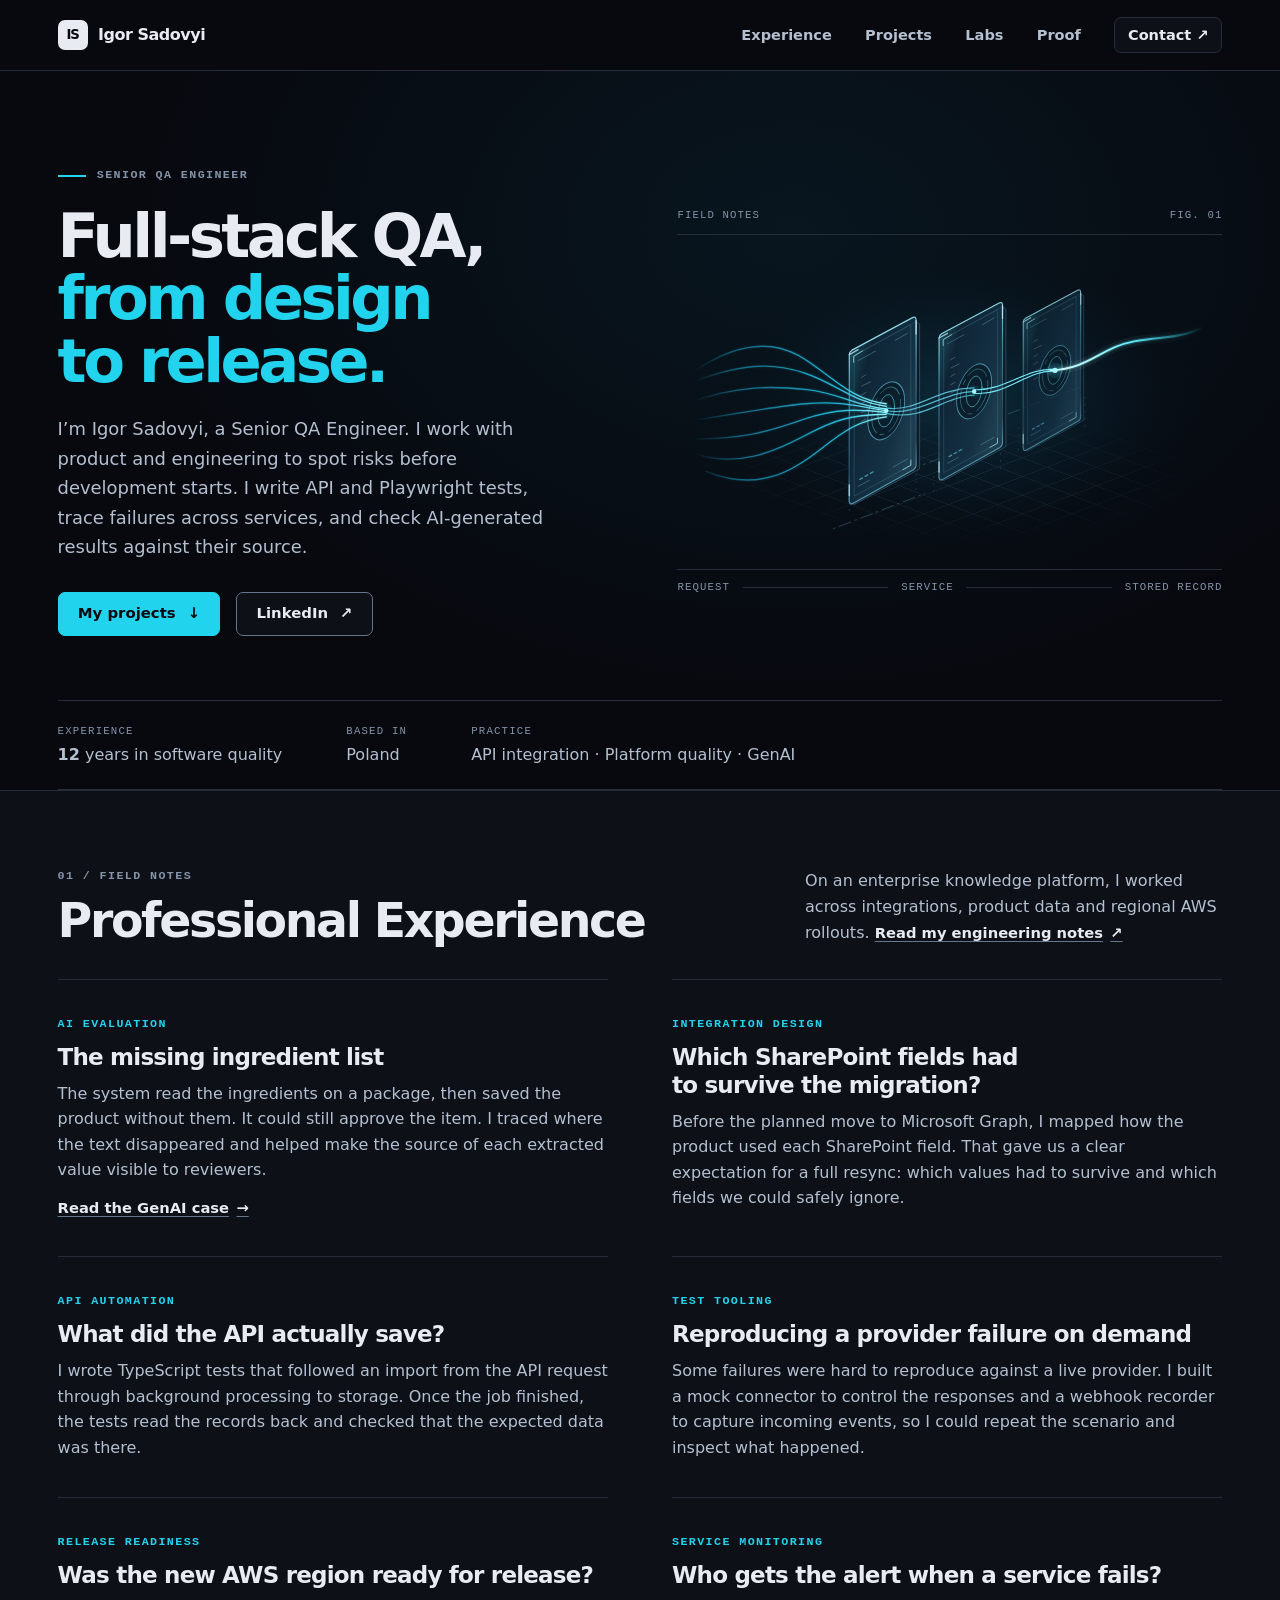
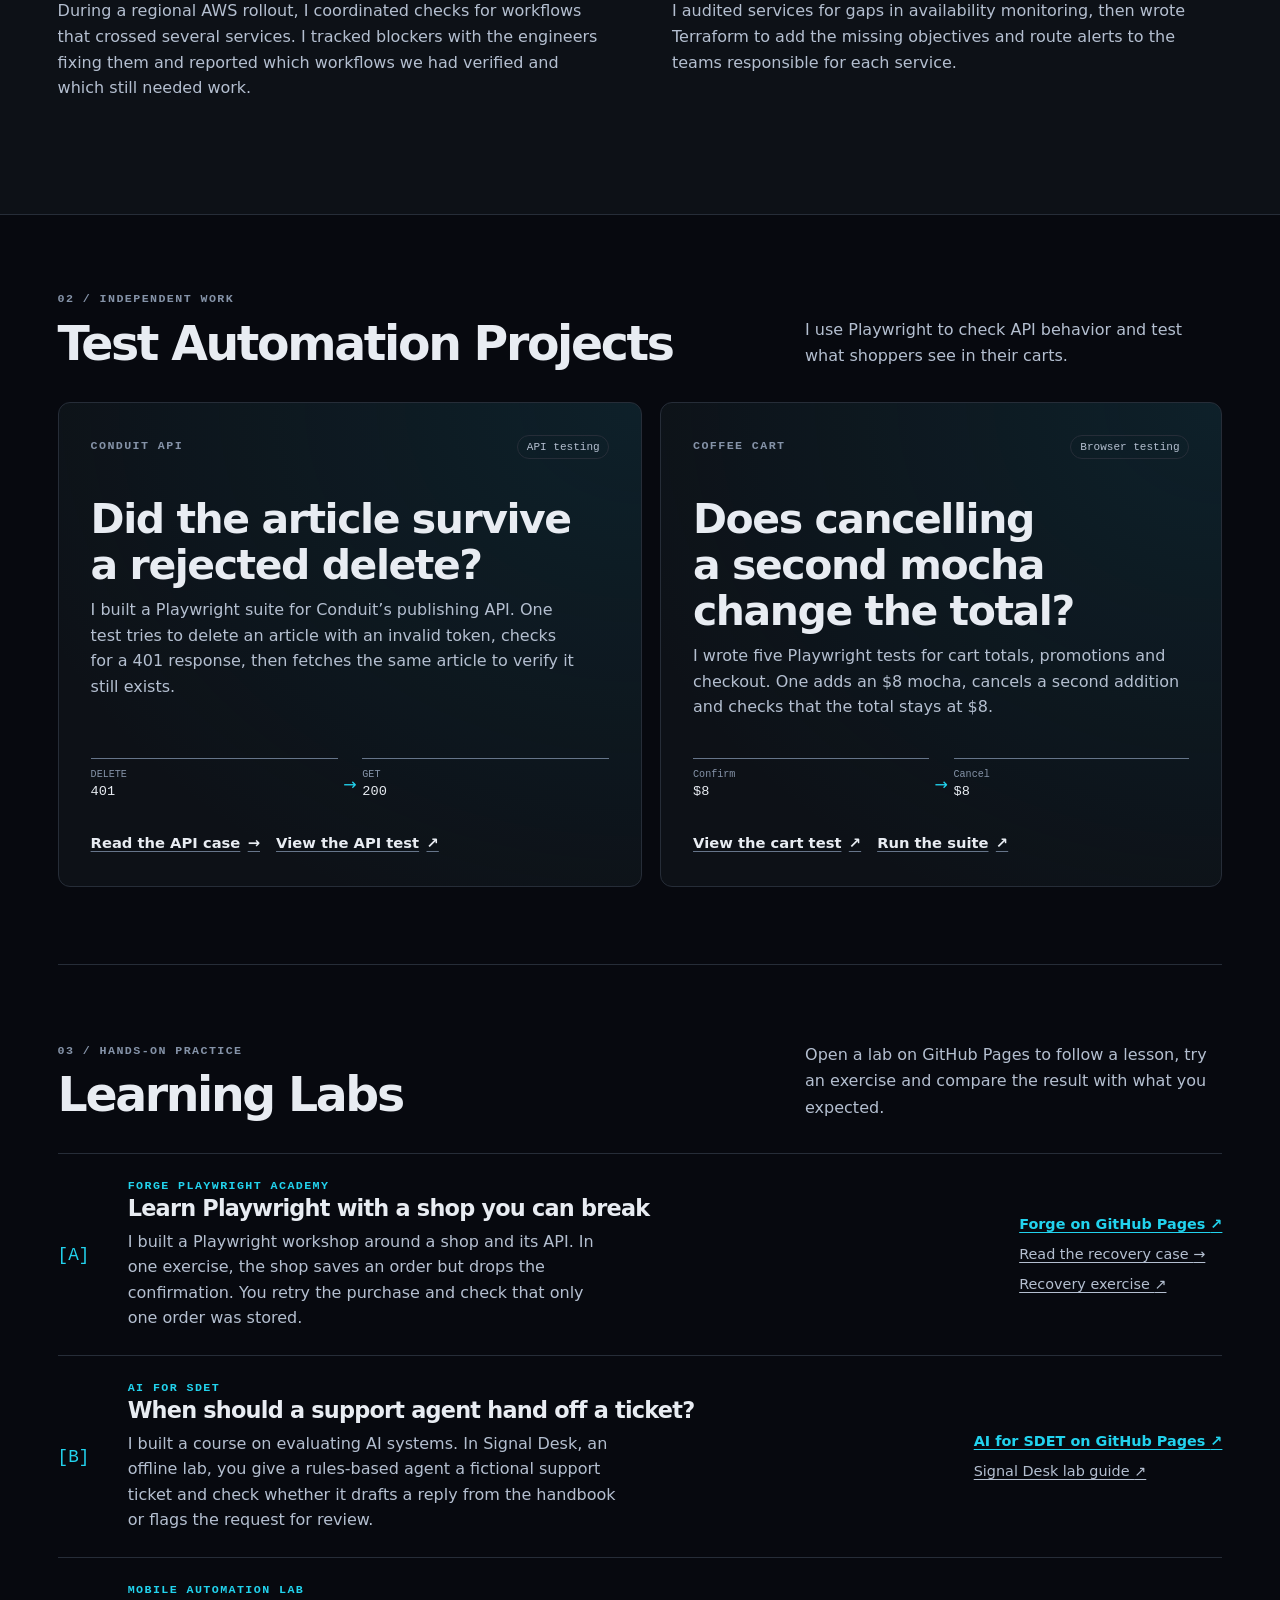
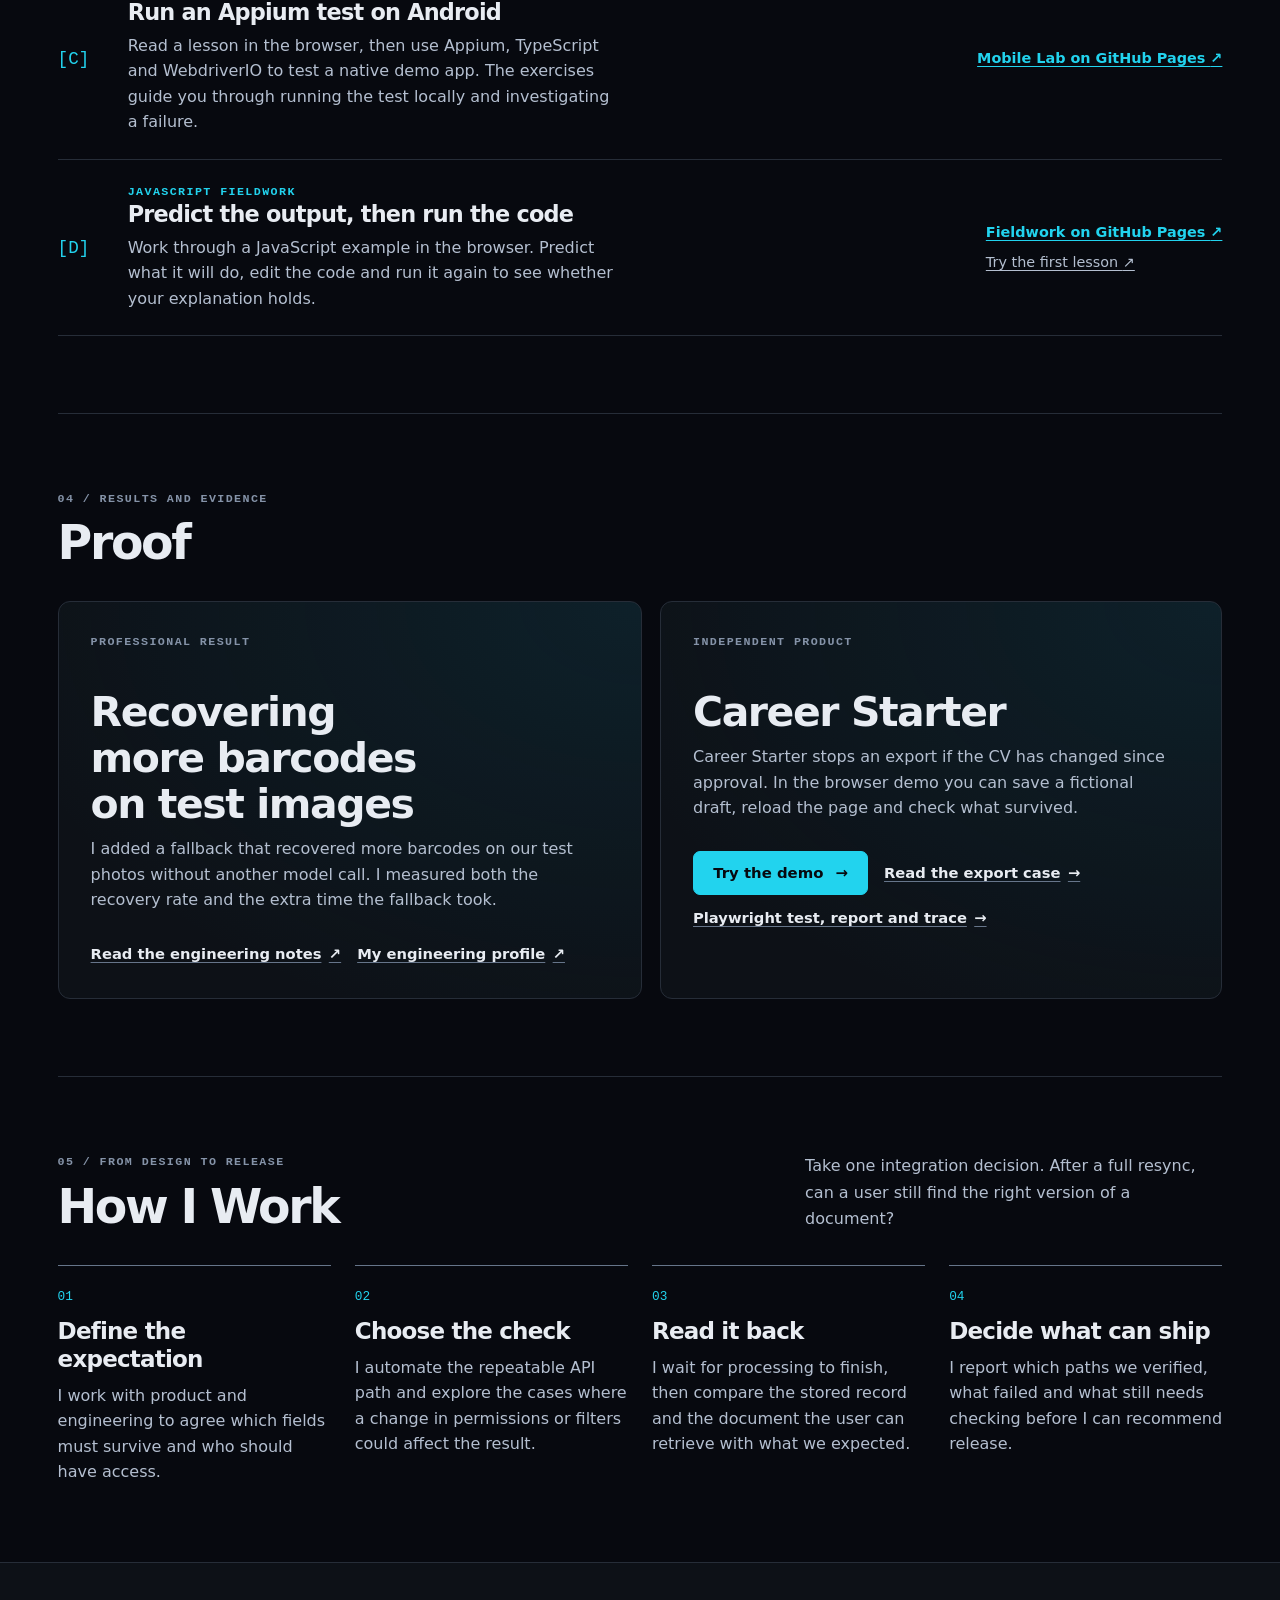
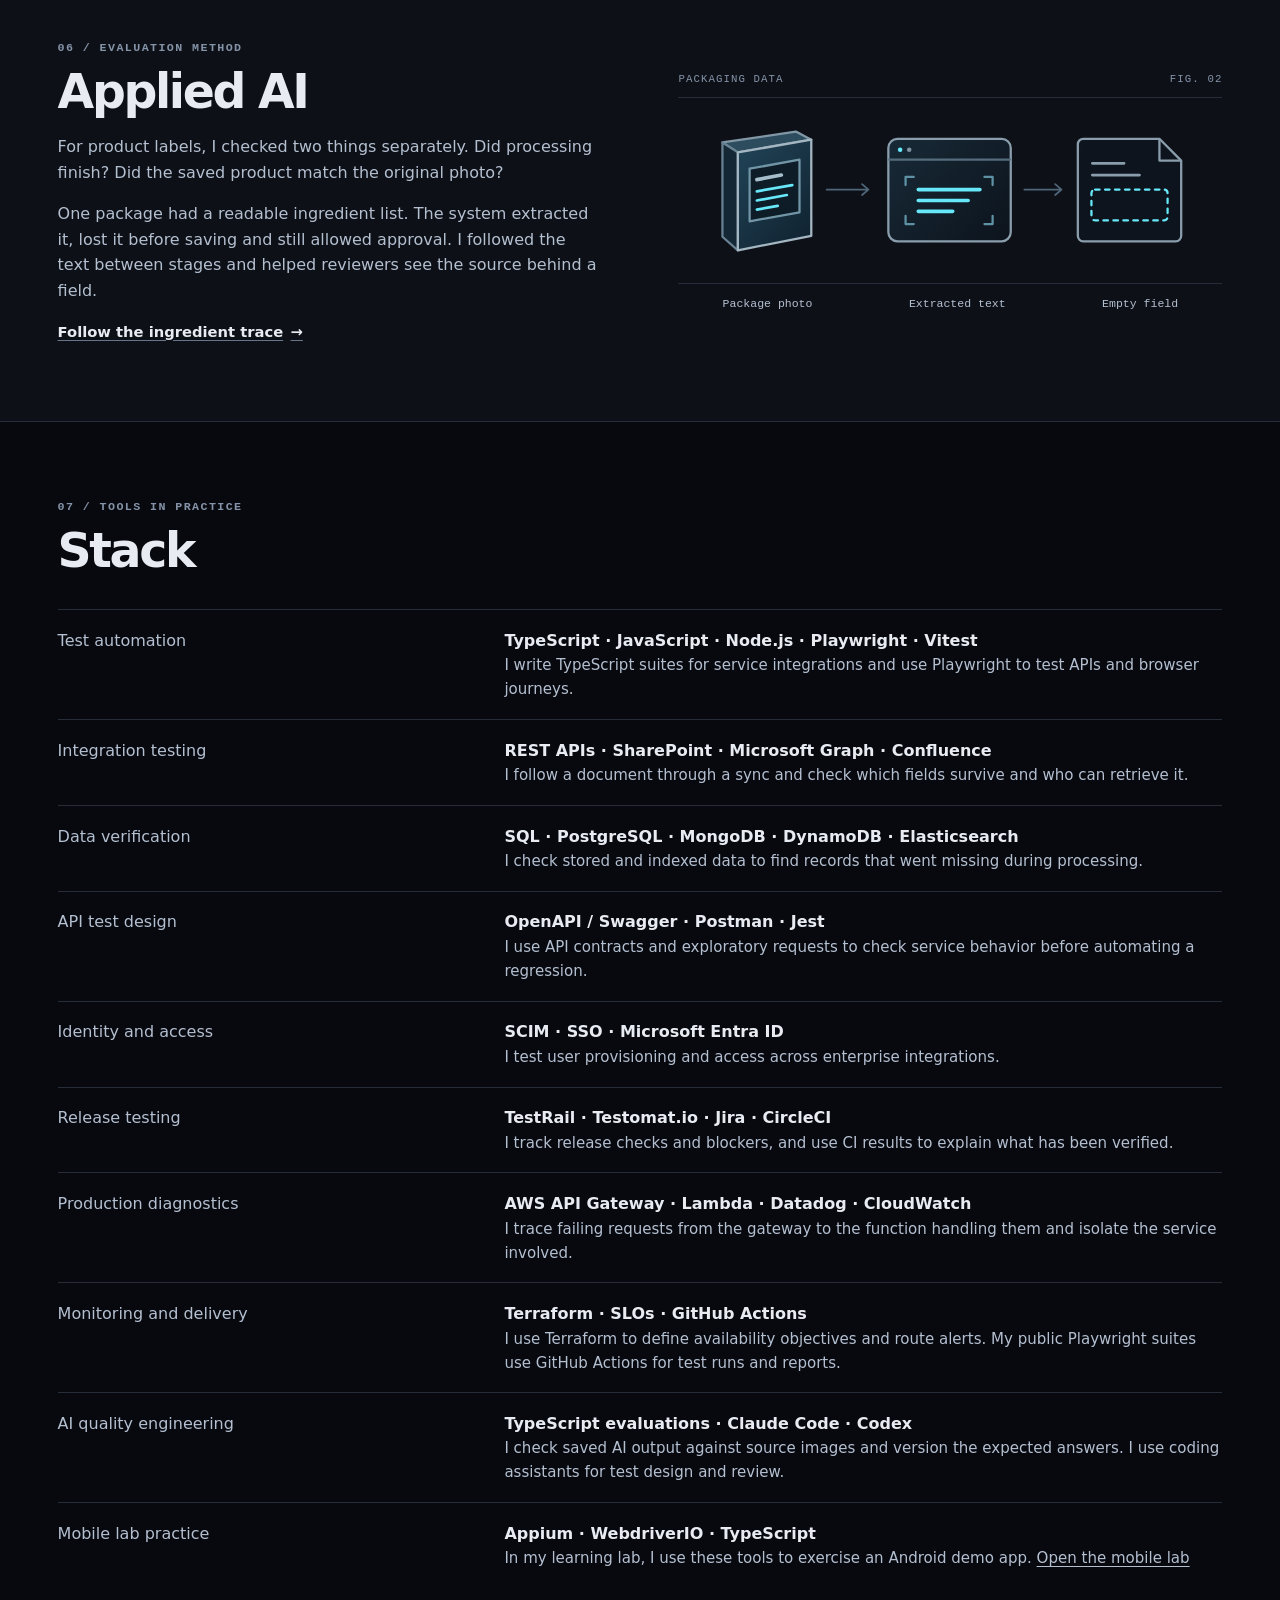
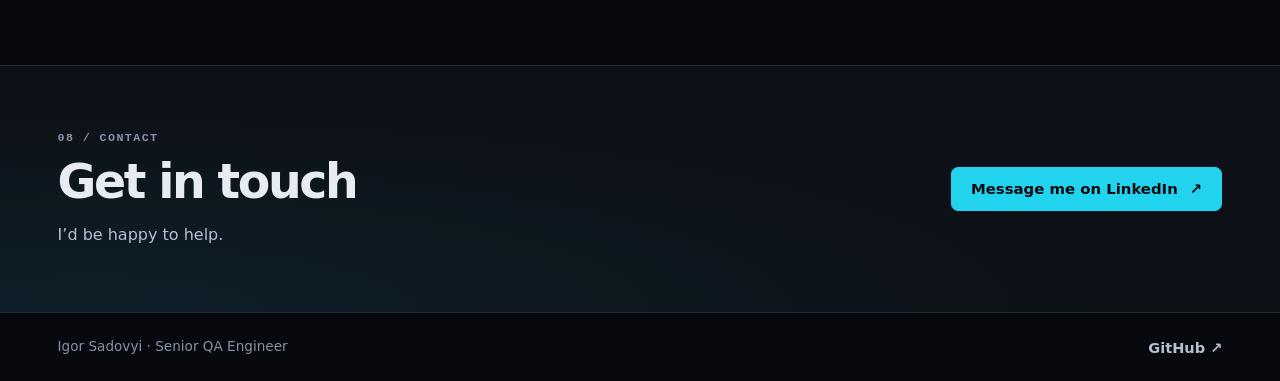
<file: index.html>
<!doctype html>
<html lang="en">
<head>
  <meta charset="utf-8">
  <meta name="viewport" content="width=device-width, initial-scale=1">
  <meta name="theme-color" content="#07090f">
  <meta name="description" content="Igor Sadovyi, Senior QA Engineer in Poland. Explore engineering cases on service integrations, data integrity, API authorization and GenAI evaluation.">
  <meta property="og:title" content="Igor Sadovyi · Senior QA Engineer">
  <meta property="og:description" content="Igor Sadovyi’s professional experience, public automation suites and hands-on learning labs.">
  <title>Igor Sadovyi · Senior QA Engineer</title>
  <link rel="icon" href="./icon.svg" type="image/svg+xml">
  <link rel="stylesheet" href="./styles.css">
  <link rel="stylesheet" href="./home.css">
</head>
<body>
  <a class="skip-link" href="#main">Skip to content</a>
  <header class="site-header"><div class="container navbar">
    <a class="wordmark" href="./" aria-label="Igor Sadovyi — home"><span class="monogram" aria-hidden="true">IS</span><span>Igor Sadovyi</span></a>
    <nav class="nav-links" aria-label="Main navigation">
      <a href="#experience">Experience</a><a href="#projects">Projects</a><a href="#labs">Labs</a><a href="#proof">Proof</a>
      <a class="contact-nav" href="#contact">Contact <span aria-hidden="true">↗</span></a>
    </nav>
  </div></header>

  <main id="main">
    <section class="intro" aria-labelledby="intro-title">
      <div class="container">
        <div class="intro-grid">
          <div class="intro-copy">
            <p class="eyebrow"><span class="role-line" aria-hidden="true"></span> Senior QA Engineer</p>
            <h1 id="intro-title">Full-stack QA, <em>from design to release.</em></h1>
            <p class="intro-lede">I’m Igor Sadovyi, a Senior QA Engineer. I work with product and engineering to spot risks before development starts. I write API and Playwright tests, trace failures across services, and check AI-generated results against their source.</p>
            <div class="actions"><a class="button" href="#projects">My projects <span aria-hidden="true">↓</span></a><a class="button secondary" href="https://www.linkedin.com/in/igorsadovyi/">LinkedIn <span aria-hidden="true">↗</span></a></div>
          </div>
          <figure class="signal-figure">
            <div class="figure-meta"><span>Field notes</span><span>Fig. 01</span></div>
            <img src="./assets/signal-path.svg" alt="" width="620" height="380">
            <figcaption><span>Request</span><i aria-hidden="true"></i><span>Service</span><i aria-hidden="true"></i><span>Stored record</span></figcaption>
          </figure>
        </div>
        <dl class="profile-facts">
          <div><dt>Experience</dt><dd><b>12</b> years in software quality</dd></div>
          <div><dt>Based in</dt><dd>Poland</dd></div>
          <div><dt>Practice</dt><dd>API integration · Platform quality · GenAI</dd></div>
        </dl>
      </div>
    </section>

    <section id="experience" class="experience-band" aria-labelledby="experience-title">
      <div class="chapter container">
        <div class="section-intro">
          <div><p class="eyebrow">01 / Field notes</p><h2 id="experience-title">Professional Experience</h2></div>
          <p>On an enterprise knowledge platform, I worked across integrations, product data and regional AWS rollouts. <a class="text-link" href="https://github.com/i5adovyi/i5adovyi/blob/4b219522387d248d7bf6a20ca54f4336b1a905b6/README.md#engineering-work">Read my engineering notes <span aria-hidden="true">↗</span></a></p>
        </div>
        <div class="experience-grid">
          <!-- preview:sync -->
          <article class="experience-card">
            <p class="eyebrow">AI evaluation</p>
            <h3>The missing ingredient list</h3>
            <p>The system read the ingredients on a package, then saved the product without them. It could still approve the item. I traced where the text disappeared and helped make the source of each extracted value visible to reviewers.</p>
            <a class="text-link" href="./experience/genai-product-labels/">Read the GenAI case <span aria-hidden="true">→</span></a>
          </article>
          <article class="experience-card">
            <p class="eyebrow">Integration design</p>
            <h3>Which SharePoint fields had to survive the migration?</h3>
            <p>Before the planned move to Microsoft Graph, I mapped how the product used each SharePoint field. That gave us a clear expectation for a full resync: which values had to survive and which fields we could safely ignore.</p>
          </article>
          <article class="experience-card">
            <p class="eyebrow">API automation</p>
            <h3>What did the API actually save?</h3>
            <p>I wrote TypeScript tests that followed an import from the API request through background processing to storage. Once the job finished, the tests read the records back and checked that the expected data was there.</p>
          </article>
          <article class="experience-card">
            <p class="eyebrow">Test tooling</p>
            <h3>Reproducing a provider failure on demand</h3>
            <p>Some failures were hard to reproduce against a live provider. I built a mock connector to control the responses and a webhook recorder to capture incoming events, so I could repeat the scenario and inspect what happened.</p>
          </article>
          <!-- preview:recovery -->
          <article class="experience-card">
            <p class="eyebrow">Release readiness</p>
            <h3>Was the new AWS region ready for release?</h3>
            <p>During a regional AWS rollout, I coordinated checks for workflows that crossed several services. I tracked blockers with the engineers fixing them and reported which workflows we had verified and which still needed work.</p>
          </article>
          <article class="experience-card">
            <p class="eyebrow">Service monitoring</p>
            <h3>Who gets the alert when a service fails?</h3>
            <p>I audited services for gaps in availability monitoring, then wrote Terraform to add the missing objectives and route alerts to the teams responsible for each service.</p>
          </article>
        </div>
      </div>
    </section>
    <section id="projects" class="chapter container" aria-labelledby="projects-title">
      <div class="section-intro">
        <div><p class="eyebrow">02 / Independent work</p><h2 id="projects-title">Test Automation Projects</h2></div>
        <p>I use Playwright to check API behavior and test what shoppers see in their carts.</p>
      </div>
      <div class="work-shelf">
        <article class="lead-case">
          <div class="featured-top"><p class="eyebrow">Conduit API</p><span class="tag">API testing</span></div>
          <h3>Did the article survive a rejected delete?</h3>
          <p>I built a Playwright suite for Conduit’s publishing API. One test tries to delete an article with an invalid token, checks for a 401 response, then fetches the same article to verify it still exists.</p>
          <div class="order-sequence" aria-hidden="true"><span><b>DELETE</b>401</span><i>→</i><span><b>GET</b>200</span></div>
          <div class="case-actions">
            <a class="text-link" href="./work/conduit/">Read the API case <span aria-hidden="true">→</span></a>
            <a class="text-link" href="https://github.com/i5adovyi/qa-dojo-conduit-api-ta/blob/378f676a763f32da223b1d1f01122d8aefcd7490/tests/api/article/delete-article.spec.ts#L18-L31">View the API test <span aria-hidden="true">↗</span></a>
          </div>
        </article>
        <article class="lead-case">
          <div class="featured-top"><p class="eyebrow">Coffee Cart</p><span class="tag">Browser testing</span></div>
          <h3>Does cancelling a second mocha change the total?</h3>
          <p>I wrote five Playwright tests for cart totals, promotions and checkout. One adds an $8 mocha, cancels a second addition and checks that the total stays at $8.</p>
          <div class="order-sequence" aria-hidden="true"><span><b>Confirm</b>$8</span><i>→</i><span><b>Cancel</b>$8</span></div>
          <div class="case-actions">
            <a class="text-link" href="https://github.com/i5adovyi/coffee-cart-playwright/blob/99f8c52b6ef824f89a2a1c4dc01f721940648fe6/coffee-shop-tests/order-coffe.spec.ts#L74-L84">View the cart test <span aria-hidden="true">↗</span></a>
            <a class="text-link" href="https://github.com/i5adovyi/coffee-cart-playwright/blob/main/README.md">Run the suite <span aria-hidden="true">↗</span></a>
          </div>
        </article>
        <!-- preview:projects -->
      </div>
    </section>

    <section id="labs" class="chapter container" aria-labelledby="labs-title">
      <div class="section-intro">
        <div><p class="eyebrow">03 / Hands-on practice</p><h2 id="labs-title">Learning Labs</h2></div>
        <p>Open a lab on GitHub Pages to follow a lesson, try an exercise and compare the result with what you expected.</p>
      </div>
      <div class="lab-list">
        <article>
          <span class="lab-mark" aria-hidden="true">[A]</span>
          <div>
            <p class="eyebrow">Forge Playwright Academy</p>
            <h3>Learn Playwright with a shop you can break</h3>
            <p>I built a Playwright workshop around a shop and its API. In one exercise, the shop saves an order but drops the confirmation. You retry the purchase and check that only one order was stored.</p>
          </div>
          <div class="lab-actions">
            <a href="https://i5adovyi.github.io/forge-playwright-academy/">Forge on GitHub Pages <span aria-hidden="true">↗</span></a>
            <a href="./work/forge/">Read the recovery case <span aria-hidden="true">→</span></a>
            <a href="https://github.com/i5adovyi/forge-playwright-academy/blob/e29b7710b85b95d3681d2f74bfbb104f15cc41e1/workplace/recovery/worked.spec.ts#L5-L43">Recovery exercise <span aria-hidden="true">↗</span></a>
          </div>
        </article>
        <article>
          <span class="lab-mark" aria-hidden="true">[B]</span>
          <div>
            <p class="eyebrow">AI for SDET</p>
            <h3>When should a support agent hand off a ticket?</h3>
            <p>I built a course on evaluating AI systems. In Signal Desk, an offline lab, you give a rules-based agent a fictional support ticket and check whether it drafts a reply from the handbook or flags the request for review.</p>
          </div>
          <div class="lab-actions">
            <a href="https://i5adovyi.github.io/is-qa-ai-edu/#start">AI for SDET on GitHub Pages <span aria-hidden="true">↗</span></a>
            <a href="https://github.com/i5adovyi/is-qa-ai-edu/blob/35af67d4682fe1bd1255984eb2c42f1467c83791/lab/README.md">Signal Desk lab guide <span aria-hidden="true">↗</span></a>
          </div>
        </article>
        <article>
          <span class="lab-mark" aria-hidden="true">[C]</span>
          <div>
            <p class="eyebrow">Mobile Automation Lab</p>
            <h3>Run an Appium test on Android</h3>
            <p>Read a lesson in the browser, then use Appium, TypeScript and WebdriverIO to test a native demo app. The exercises guide you through running the test locally and investigating a failure.</p>
          </div>
          <div class="lab-actions">
            <a href="https://i5adovyi.github.io/is-qa-appium/">Mobile Lab on GitHub Pages <span aria-hidden="true">↗</span></a>
          </div>
        </article>
        <article>
          <span class="lab-mark" aria-hidden="true">[D]</span>
          <div>
            <p class="eyebrow">JavaScript Fieldwork</p>
            <h3>Predict the output, then run the code</h3>
            <p>Work through a JavaScript example in the browser. Predict what it will do, edit the code and run it again to see whether your explanation holds.</p>
          </div>
          <div class="lab-actions">
            <a href="https://i5adovyi.github.io/javascript-fieldwork/">Fieldwork on GitHub Pages <span aria-hidden="true">↗</span></a>
            <a href="https://i5adovyi.github.io/javascript-fieldwork/#/lesson/lesson-01">Try the first lesson <span aria-hidden="true">↗</span></a>
          </div>
        </article>
      </div>
    </section>

    <section id="proof" class="chapter container" aria-labelledby="proof-title">
      <div class="section-intro">
        <div><p class="eyebrow">04 / Results and evidence</p><h2 id="proof-title">Proof</h2></div>
      </div>
      <div class="work-shelf">
        <article class="lead-case">
          <p class="eyebrow">Professional result</p>
          <h3>Recovering more barcodes on test images</h3>
          <p>I added a fallback that recovered more barcodes on our test photos without another model call. I measured both the recovery rate and the extra time the fallback took.</p>
          <div class="actions">
            <a class="text-link" href="https://github.com/i5adovyi/i5adovyi/blob/4b219522387d248d7bf6a20ca54f4336b1a905b6/README.md#ai-quality-and-product-engineering">Read the engineering notes <span aria-hidden="true">↗</span></a>
            <a class="text-link" href="https://github.com/i5adovyi/i5adovyi/blob/main/README.md">My engineering profile <span aria-hidden="true">↗</span></a>
          </div>
        </article>
        <article class="lead-case">
          <p class="eyebrow">Independent product</p>
          <h3>Career Starter</h3>
          <p>Career Starter stops an export if the CV has changed since approval. In the browser demo you can save a fictional draft, reload the page and check what survived.</p>
          <div class="actions">
            <a class="button" href="./work/career-starter/demo/">Try the demo <span aria-hidden="true">→</span></a>
            <a class="text-link" href="./work/career-starter/">Read the export case <span aria-hidden="true">→</span></a>
            <a class="text-link" href="./evidence/">Playwright test, report and trace <span aria-hidden="true">→</span></a>
          </div>
        </article>
      </div>
    </section>

    <section id="approach" class="chapter container" aria-labelledby="approach-title">
      <div class="section-intro">
        <div><p class="eyebrow">05 / From design to release</p><h2 id="approach-title">How I Work</h2></div>
        <p>Take one integration decision. After a full resync, can a user still find the right version of a document?</p>
      </div>
      <ol class="process-list">
        <li><h3>Define the expectation</h3><p>I work with product and engineering to agree which fields must survive and who should have access.</p></li>
        <li><h3>Choose the check</h3><p>I automate the repeatable API path and explore the cases where a change in permissions or filters could affect the result.</p></li>
        <li><h3>Read it back</h3><p>I wait for processing to finish, then compare the stored record and the document the user can retrieve with what we expected.</p></li>
        <li><h3>Decide what can ship</h3><p>I report which paths we verified, what failed and what still needs checking before I can recommend release.</p></li>
      </ol>
    </section>

    <section id="applied-ai" class="ai-band" aria-labelledby="ai-title">
      <div class="chapter container ai-layout">
        <div class="ai-copy">
          <p class="eyebrow">06 / Evaluation method</p><h2 id="ai-title">Applied AI</h2>
          <p>For product labels, I checked two things separately. Did processing finish? Did the saved product match the original photo?</p>
          <p>One package had a readable ingredient list. The system extracted it, lost it before saving and still allowed approval. I followed the text between stages and helped reviewers see the source behind a field.</p>
          <a class="text-link" href="./experience/genai-product-labels/">Follow the ingredient trace <span aria-hidden="true">→</span></a>
        </div>
        <figure class="ai-trace">
          <div class="figure-meta"><span>Packaging data</span><span>Fig. 02</span></div>
          <img src="./assets/ingredient-trace.svg" alt="" width="600" height="204">
          <figcaption><span>Package photo</span><span>Extracted text</span><span>Empty field</span></figcaption>
        </figure>
      </div>
    </section>

    <section id="stack" class="chapter container" aria-labelledby="stack-title">
      <div class="section-intro">
        <div><p class="eyebrow">07 / Tools in practice</p><h2 id="stack-title">Stack</h2></div>
      </div>
      <dl class="stack-list">
        <div><dt>Test automation</dt><dd><strong>TypeScript · JavaScript · Node.js · Playwright · Vitest</strong><p>I write TypeScript suites for service integrations and use Playwright to test APIs and browser journeys.</p></dd></div>
        <div><dt>Integration testing</dt><dd><strong>REST APIs · SharePoint · Microsoft Graph · Confluence</strong><p>I follow a document through a sync and check which fields survive and who can retrieve it.</p></dd></div>
        <div><dt>Data verification</dt><dd><strong>SQL · PostgreSQL · MongoDB · DynamoDB · Elasticsearch</strong><p>I check stored and indexed data to find records that went missing during processing.</p></dd></div>
        <div><dt>API test design</dt><dd><strong>OpenAPI / Swagger · Postman · Jest</strong><p>I use API contracts and exploratory requests to check service behavior before automating a regression.</p></dd></div>
        <div><dt>Identity and access</dt><dd><strong>SCIM · SSO · Microsoft Entra ID</strong><p>I test user provisioning and access across enterprise integrations.</p></dd></div>
        <div><dt>Release testing</dt><dd><strong>TestRail · Testomat.io · Jira · CircleCI</strong><p>I track release checks and blockers, and use CI results to explain what has been verified.</p></dd></div>
        <div><dt>Production diagnostics</dt><dd><strong>AWS API Gateway · Lambda · Datadog · CloudWatch</strong><p>I trace failing requests from the gateway to the function handling them and isolate the service involved.</p></dd></div>
        <div><dt>Monitoring and delivery</dt><dd><strong>Terraform · SLOs · GitHub Actions</strong><p>I use Terraform to define availability objectives and route alerts. My public Playwright suites use GitHub Actions for test runs and reports.</p></dd></div>
        <div><dt>AI quality engineering</dt><dd><strong>TypeScript evaluations · Claude Code · Codex</strong><p>I check saved AI output against source images and version the expected answers. I use coding assistants for test design and review.</p></dd></div>
        <div><dt>Mobile lab practice</dt><dd><strong>Appium · WebdriverIO · TypeScript</strong><p>In my learning lab, I use these tools to exercise an Android demo app. <a href="https://i5adovyi.github.io/is-qa-appium/">Open the mobile lab</a></p></dd></div>
      </dl>
    </section>

    <section id="contact" class="contact-band"><div class="container contact-inner"><div><p class="eyebrow">08 / Contact</p><h2>Get in touch</h2><p>I’d be happy to help.</p></div><a class="button" href="https://www.linkedin.com/in/igorsadovyi/">Message me on LinkedIn <span aria-hidden="true">↗</span></a></div></section>
  </main>
  <footer class="site-footer"><div class="container"><span>Igor Sadovyi · Senior QA Engineer</span><a href="https://github.com/i5adovyi">GitHub <span aria-hidden="true">↗</span></a></div></footer>
</body>
</html>
</file>
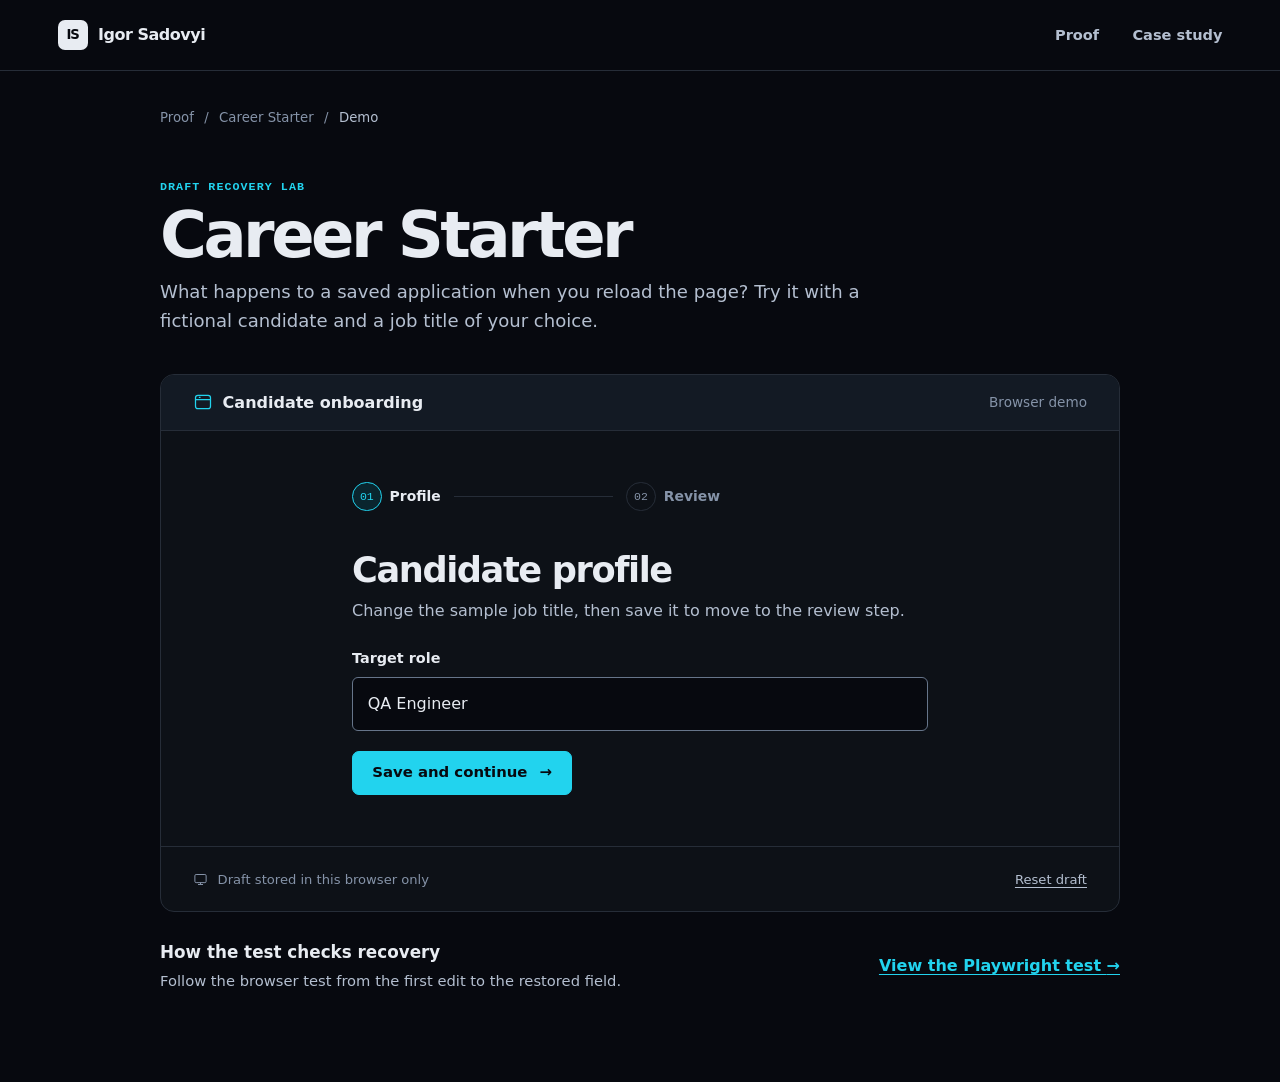
<file: career-starter/index.html>
<!doctype html>
<html lang="en">
<head>
  <meta charset="utf-8">
  <meta name="viewport" content="width=device-width, initial-scale=1">
  <meta name="description" content="Try the Career Starter onboarding demo. Change a target role, save the draft, and reload the page to see which details the browser restores.">
  <meta name="color-scheme" content="dark">
  <meta name="theme-color" content="#07090f">
  <title>Career Starter · Draft recovery lab · Igor Sadovyi</title>
  <link rel="icon" href="../icon.svg" type="image/svg+xml">
  <link rel="stylesheet" href="../styles.css">
  <link rel="stylesheet" href="./demo.css">
  <script defer src="./demo.js"></script>
</head>
<body class="demo-page">
  <a class="skip-link" href="#demo">Skip to the form</a>
  <header class="site-header">
    <div class="container navbar">
      <a class="wordmark" href="../" aria-label="Igor Sadovyi — home"><span class="monogram" aria-hidden="true">IS</span><span>Igor Sadovyi</span></a>
      <nav class="nav-links" aria-label="Main navigation"><a href="../#proof">Proof</a><a href="../work/career-starter/">Case study</a></nav>
    </div>
  </header>

  <main class="container demo-main">
    <nav class="demo-crumb" aria-label="Breadcrumb"><a href="../#proof">Proof</a><span aria-hidden="true">/</span><a href="../work/career-starter/">Career Starter</a><span aria-hidden="true">/</span><span aria-current="page">Demo</span></nav>
    <header class="lab-heading">
      <p class="demo-label">Draft recovery lab</p>
      <h1 id="project-title">Career Starter</h1>
      <p>What happens to a saved application when you reload the page? Try it with a fictional candidate and a job title of your choice.</p>
    </header>

    <section class="workbench" id="demo" aria-label="Sample onboarding form">
      <header class="bench-bar">
        <span class="bench-app"><svg aria-hidden="true" width="20" height="20" viewBox="0 0 24 24" fill="none" stroke="currentColor" stroke-width="1.5"><rect x="3" y="4" width="18" height="16" rx="3"/><path d="M3 9h18M7 6.5h2"/></svg> Candidate onboarding</span>
        <span class="bench-mode">Browser demo</span>
      </header>
      <div class="bench-stage">
        <noscript><p>Enable JavaScript in your browser to try the form.</p></noscript>
        <div id="draft-interface" hidden>
          <ol class="demo-progress" aria-label="Onboarding steps">
            <li id="progress-edit" aria-current="step"><span>01</span> Profile</li>
            <li id="progress-review"><span>02</span> Review</li>
          </ol>
          <div id="edit-panel">
            <h2 id="edit-title" tabindex="-1">Candidate profile</h2>
            <p id="role-hint" class="bench-help">Change the sample job title, then save it to move to the review step.</p>
            <form id="profile-form" novalidate>
              <label for="role">Target role</label>
              <input id="role" type="text" maxlength="100" required autocomplete="off" value="QA Engineer" aria-describedby="role-hint">
              <p id="role-error" class="demo-error" hidden>Enter a target role.</p>
              <button class="button" type="submit">Save and continue <span aria-hidden="true">→</span></button>
            </form>
          </div>
          <div id="review-panel" hidden>
            <h2 id="review-title" tabindex="-1">Review draft</h2>
            <p class="bench-help">Reload the page. This step should reopen with the exact job title you saved.</p>
            <dl class="saved-field">
              <dt>Target role</dt>
              <dd id="saved-role"></dd>
            </dl>
            <div class="bench-actions">
              <button class="button" id="reload" type="button"><svg aria-hidden="true" width="17" height="17" viewBox="0 0 24 24" fill="none" stroke="currentColor" stroke-width="1.75"><path d="M20 11a8 8 0 1 0-2.3 7.1M20 4v7h-7"/></svg> Reload page</button>
              <button class="button secondary" id="edit" type="button">Edit</button>
            </div>
          </div>
          <p id="draft-status" class="demo-status" role="status"></p>
        </div>
      </div>
      <footer class="bench-foot">
        <span><svg aria-hidden="true" width="15" height="15" viewBox="0 0 24 24" fill="none" stroke="currentColor" stroke-width="1.6"><rect x="3" y="4" width="18" height="13" rx="2"/><path d="M12 17v3m-4 0h8"/></svg> Draft stored in this browser only</span>
        <button id="reset" type="button" hidden>Reset draft</button>
      </footer>
    </section>

    <aside class="demo-followup" aria-labelledby="automation-title">
      <div><h2 id="automation-title">How the test checks recovery</h2><p>Follow the browser test from the first edit to the restored field.</p></div>
      <a href="../evidence/">View the Playwright test <span aria-hidden="true">→</span></a>
    </aside>
  </main>
</body>
</html>
</file>
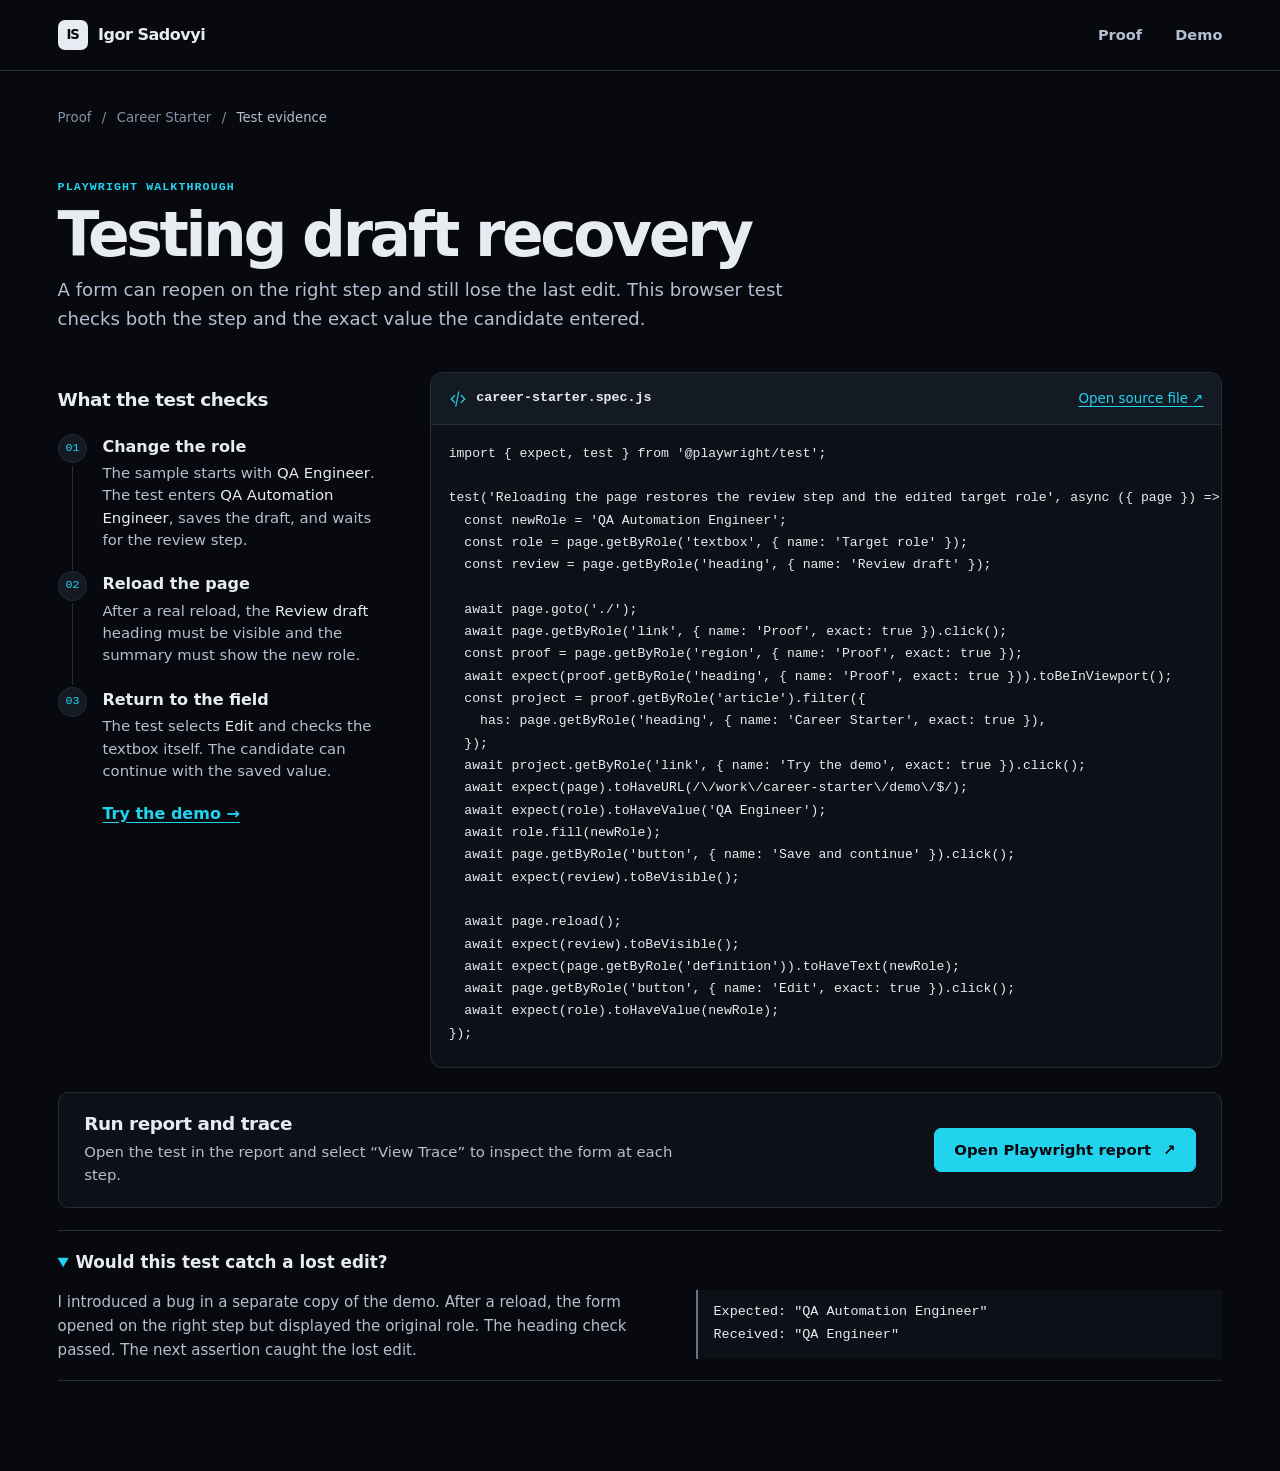
<file: evidence/index.html>
<!doctype html>
<html lang="en" data-report-ready="true">
<head>
  <meta charset="utf-8">
  <meta name="viewport" content="width=device-width, initial-scale=1">
  <meta name="color-scheme" content="dark">
  <meta name="theme-color" content="#07090f">
  <meta name="description" content="Follow the Playwright test for Career Starter draft recovery. Read the browser assertions, inspect the executable source, and see how a lost edit was detected.">
  <title>Draft recovery test · Igor Sadovyi</title>
  <link rel="icon" href="../icon.svg" type="image/svg+xml">
  <link rel="stylesheet" href="../styles.css">
  <link rel="stylesheet" href="./evidence.css">
  <script src="./source.js" defer></script>
</head>
<body class="evidence-page">
  <a class="skip-link" href="#main">Skip to content</a>
  <header class="site-header">
    <div class="container navbar">
      <a class="wordmark" href="../" aria-label="Igor Sadovyi — home"><span class="monogram" aria-hidden="true">IS</span><span>Igor Sadovyi</span></a>
      <nav class="nav-links" aria-label="Main navigation"><a href="../#proof">Proof</a><a href="../work/career-starter/demo/">Demo</a></nav>
    </div>
  </header>
  <main class="container evidence-main" id="main">
    <nav class="test-crumb" aria-label="Breadcrumb"><a href="../#proof">Proof</a><span aria-hidden="true">/</span><a href="../work/career-starter/">Career Starter</a><span aria-hidden="true">/</span><span aria-current="page">Test evidence</span></nav>

    <header class="test-heading">
      <p class="test-label">Playwright walkthrough</p>
      <h1>Testing draft recovery</h1>
      <p>A form can reopen on the right step and still lose the last edit. This browser test checks both the step and the exact value the candidate entered.</p>
    </header>

    <section class="walkthrough" aria-label="Test walkthrough and source">
      <section class="test-checks" aria-labelledby="checks-title">
        <h2 id="checks-title">What the test checks</h2>
        <ol>
          <li><span class="check-index" aria-hidden="true">01</span><div><h3>Change the role</h3><p>The sample starts with <strong>QA Engineer</strong>. The test enters <strong>QA Automation Engineer</strong>, saves the draft, and waits for the review step.</p></div></li>
          <li><span class="check-index" aria-hidden="true">02</span><div><h3>Reload the page</h3><p>After a real reload, the <strong>Review draft</strong> heading must be visible and the summary must show the new role.</p></div></li>
          <li><span class="check-index" aria-hidden="true">03</span><div><h3>Return to the field</h3><p>The test selects <strong>Edit</strong> and checks the textbox itself. The candidate can continue with the saved value.</p></div></li>
        </ol>
        <a class="demo-return" href="../work/career-starter/demo/">Try the demo <span aria-hidden="true">→</span></a>
      </section>

      <section class="spec-panel" aria-labelledby="spec-title">
        <div class="spec-toolbar">
          <h2 id="spec-title"><svg aria-hidden="true" width="18" height="18" viewBox="0 0 24 24" fill="none" stroke="currentColor" stroke-width="1.6"><path d="m8 7-5 5 5 5m8-10 5 5-5 5m-3-15-4 20"/></svg> career-starter.spec.js</h2>
          <a href="./career-starter.spec.txt">Open source file <span aria-hidden="true">↗</span></a>
        </div>
        <pre tabindex="0" aria-label="Playwright test source"><code id="spec-source">Use “Open source file” to read the test.</code></pre>
      </section>
    </section>

    <section class="report-panel" aria-labelledby="report-title">
      <div>
        <h2 id="report-title">Run report and trace</h2>
        <p class="report-available">Open the test in the report and select “View Trace” to inspect the form at each step.</p>
        <p class="report-pending">The local report appears after <code>npm test</code> passes.</p>
      </div>
      <a class="button report-available" href="./report/">Open Playwright report <span aria-hidden="true">↗</span></a>
    </section>

    <details class="regression-note" open>
      <summary>Would this test catch a lost edit?</summary>
      <div class="mutation-result">
        <p>I introduced a bug in a separate copy of the demo. After a reload, the form opened on the right step but displayed the original role. The heading check passed. The next assertion caught the lost edit.</p>
        <pre aria-label="Assertion difference"><code>Expected: "QA Automation Engineer"
Received: "QA Engineer"</code></pre>
      </div>
    </details>
  </main>
</body>
</html>
</file>
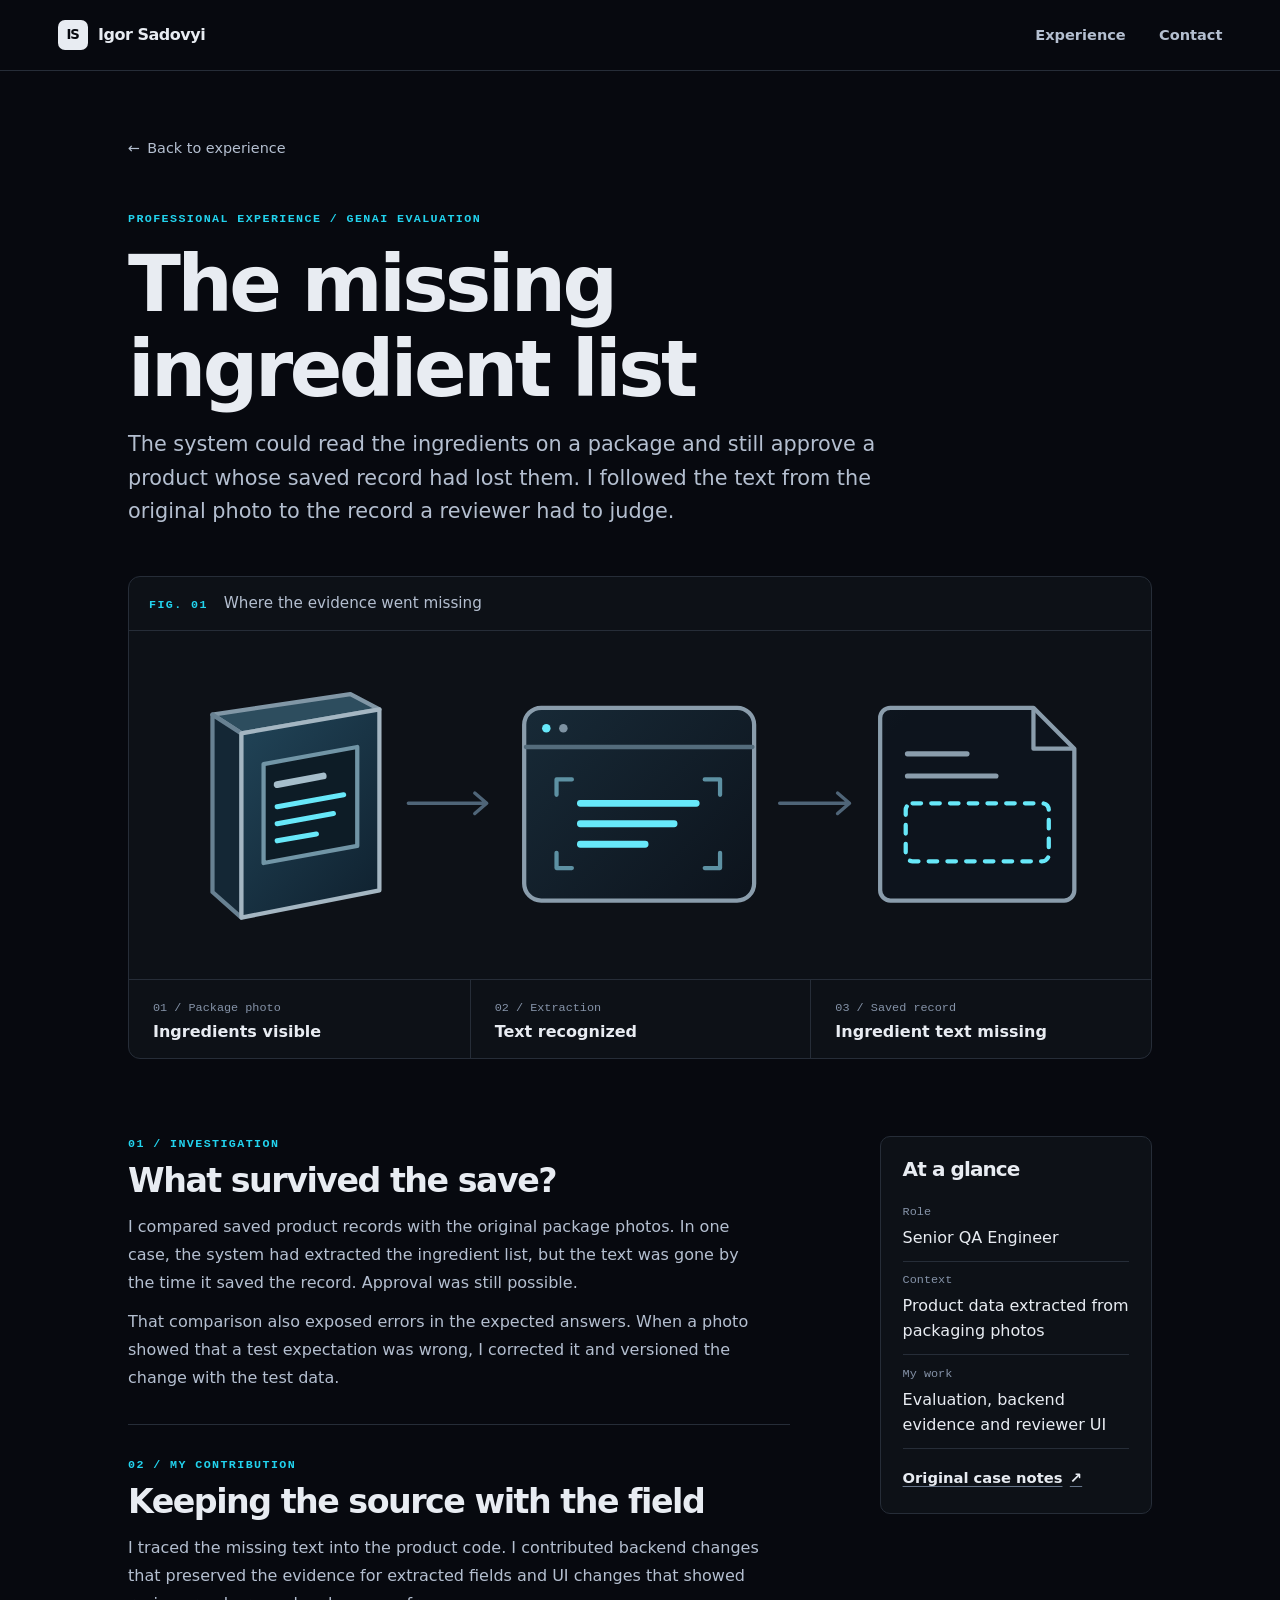
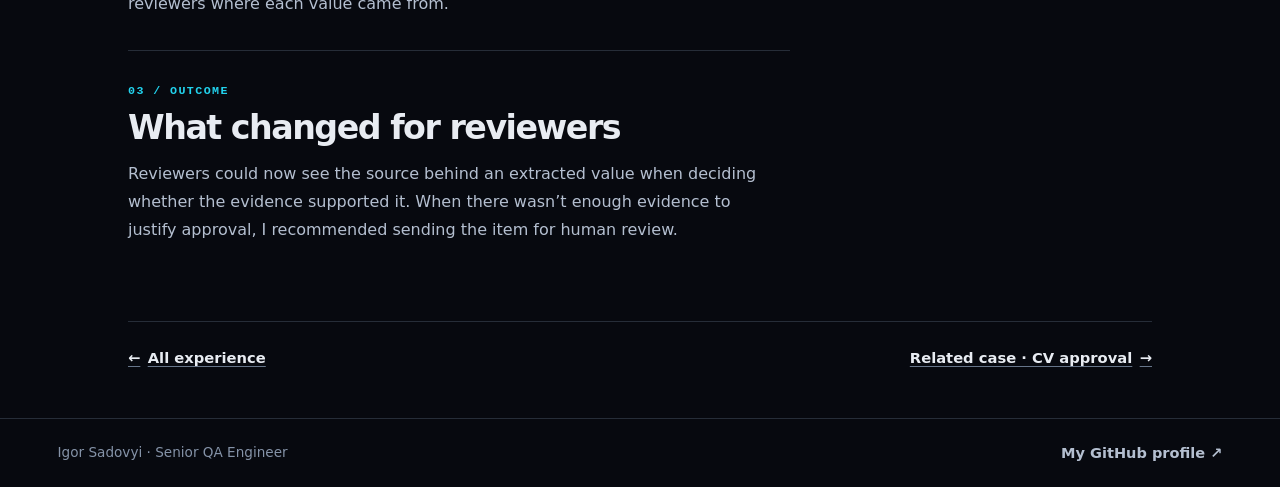
<file: experience/genai-product-labels/index.html>
<!doctype html>
<html lang="en">
<head>
  <meta charset="utf-8">
  <meta name="viewport" content="width=device-width, initial-scale=1">
  <meta name="theme-color" content="#07090f">
  <meta name="description" content="Igor Sadovyi on tracing a missing ingredient list from a package photo to a saved product record and making the source visible to reviewers.">
  <title>The missing ingredient list · Igor Sadovyi</title>
  <link rel="icon" href="../../icon.svg" type="image/svg+xml">
  <link rel="stylesheet" href="../../styles.css">
  <link rel="stylesheet" href="../case.css">
</head>
<body>
  <a class="skip-link" href="#main">Skip to content</a>
  <header class="site-header">
    <div class="container navbar">
      <a class="wordmark" href="../../" aria-label="Igor Sadovyi — home"><span class="monogram" aria-hidden="true">IS</span><span>Igor Sadovyi</span></a>
      <nav class="nav-links" aria-label="Portfolio navigation">
        <a href="../../#experience">Experience</a>
        <a href="../../#contact">Contact</a>
      </nav>
    </div>
  </header>
  <main id="main" class="container story">
    <article aria-labelledby="title">
      <header class="story-intro">
        <a class="back-link" href="../../#experience"><span aria-hidden="true">←</span> Back to experience</a>
        <p class="eyebrow">Professional experience / GenAI evaluation</p>
        <h1 id="title">The missing ingredient list</h1>
        <p class="lede">The system could read the ingredients on a package and still approve a product whose saved record had lost them. I followed the text from the original photo to the record a reviewer had to judge.</p>
      </header>
      <figure class="evidence-map">
        <figcaption><span class="eyebrow">Fig. 01</span> Where the evidence went missing</figcaption>
        <img src="../../assets/ingredient-trace.svg" alt="" width="600" height="204">
        <ol class="evidence-stages">
          <li><span>01 / Package photo</span><strong>Ingredients visible</strong></li>
          <li><span>02 / Extraction</span><strong>Text recognized</strong></li>
          <li><span>03 / Saved record</span><strong>Ingredient text missing</strong></li>
        </ol>
      </figure>
      <div class="story-layout">
        <div class="chapters">
          <section>
            <p class="eyebrow">01 / Investigation</p>
            <h2>What survived the save?</h2>
            <p>I compared saved product records with the original package photos. In one case, the system had extracted the ingredient list, but the text was gone by the time it saved the record. Approval was still possible.</p>
            <p>That comparison also exposed errors in the expected answers. When a photo showed that a test expectation was wrong, I corrected it and versioned the change with the test data.</p>
          </section>
          <section>
            <p class="eyebrow">02 / My contribution</p>
            <h2>Keeping the source with the field</h2>
            <p>I traced the missing text into the product code. I contributed backend changes that preserved the evidence for extracted fields and UI changes that showed reviewers where each value came from.</p>
          </section>
          <section>
            <p class="eyebrow">03 / Outcome</p>
            <h2>What changed for reviewers</h2>
            <p>Reviewers could now see the source behind an extracted value when deciding whether the evidence supported it. When there wasn’t enough evidence to justify approval, I recommended sending the item for human review.</p>
          </section>
        </div>
        <aside class="case-brief" aria-labelledby="brief-title">
          <h2 id="brief-title">At a glance</h2>
          <dl>
            <div><dt>Role</dt><dd>Senior QA Engineer</dd></div>
            <div><dt>Context</dt><dd>Product data extracted from packaging photos</dd></div>
            <div><dt>My work</dt><dd>Evaluation, backend evidence and reviewer UI</dd></div>
          </dl>
          <a class="text-link" href="https://github.com/i5adovyi/i5adovyi/blob/4b219522387d248d7bf6a20ca54f4336b1a905b6/README.md#ai-quality-and-product-engineering">Original case notes <span aria-hidden="true">↗</span></a>
        </aside>
      </div>
      <footer class="story-footer">
        <a class="text-link" href="../../#experience"><span aria-hidden="true">←</span> All experience</a>
        <a class="text-link" href="../../work/career-starter/">Related case · CV approval <span aria-hidden="true">→</span></a>
      </footer>
    </article>
  </main>
  <footer class="site-footer">
    <div class="container"><span>Igor Sadovyi · Senior QA Engineer</span><a href="https://github.com/i5adovyi/i5adovyi/blob/main/README.md">My GitHub profile <span aria-hidden="true">↗</span></a></div>
  </footer>
</body>
</html>
</file>
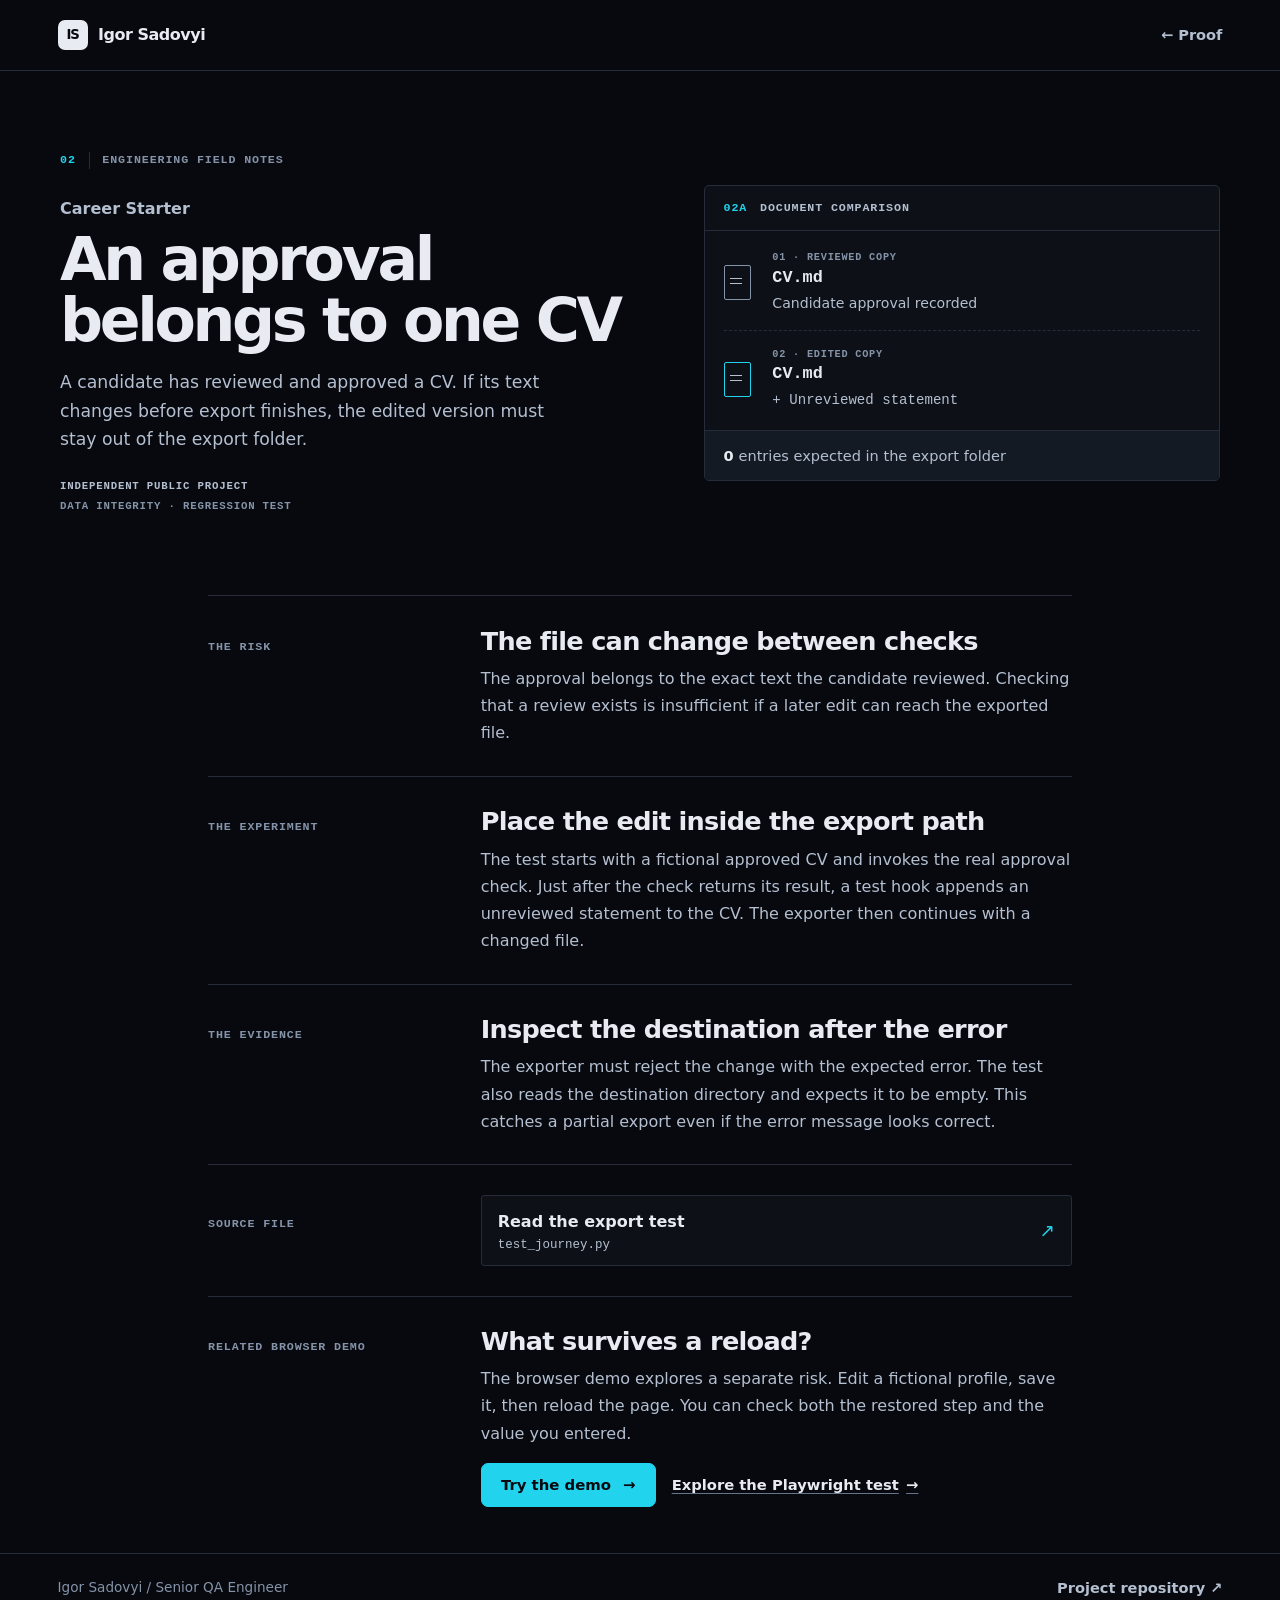
<file: work/career-starter/index.html>
<!doctype html>
<html lang="en">
<head>
  <meta charset="utf-8">
  <meta name="viewport" content="width=device-width, initial-scale=1">
  <meta name="theme-color" content="#07090f">
  <meta name="description" content="Career Starter checks that a CV edited after approval cannot be exported. The regression test verifies that the export directory stays empty.">
  <title>An approval belongs to one CV · Career Starter · Igor Sadovyi</title>
  <link rel="icon" href="../../icon.svg" type="image/svg+xml">
  <link rel="stylesheet" href="../../styles.css">
  <link rel="stylesheet" href="../case.css">
</head>
<body class="field-page">
  <a class="skip-link" href="#main">Skip to content</a>
  <header class="site-header">
    <div class="container navbar">
      <a class="wordmark" href="../../" aria-label="Igor Sadovyi — home"><span class="monogram" aria-hidden="true">IS</span><span>Igor Sadovyi</span></a>
      <nav class="nav-links" aria-label="Portfolio navigation"><a href="../../#proof"><span aria-hidden="true">←</span> Proof</a></nav>
    </div>
  </header>
  <main id="main" class="container field-main">
    <article aria-labelledby="case-title">
      <header class="field-cover">
        <div class="cover-copy">
          <p class="sheet-index"><span>02</span> Engineering field notes</p>
          <p class="project-name">Career Starter</p>
          <h1 id="case-title">An approval belongs to one CV</h1>
          <p class="standfirst">A candidate has reviewed and approved a CV. If its text changes before export finishes, the edited version must stay out of the export folder.</p>
          <div class="scope"><span>Independent public project</span><span>Data integrity · Regression test</span></div>
        </div>
        <figure class="exhibit version-exhibit">
          <figcaption><span>02A</span> Document comparison</figcaption>
          <div class="file-list">
            <div class="file-row"><span class="file-symbol" aria-hidden="true"></span><div><span class="stage-label">01 · Reviewed copy</span><strong>CV.md</strong><span>Candidate approval recorded</span></div></div>
            <div class="file-row edit-row"><span class="file-symbol added" aria-hidden="true"></span><div><span class="stage-label">02 · Edited copy</span><strong>CV.md</strong><span class="insert-line">+ Unreviewed statement</span></div></div>
          </div>
          <p class="figure-foot"><strong>0</strong> entries expected in the export folder</p>
        </figure>
      </header>
      <div class="notes">
        <section class="field-note">
          <p class="note-label">The risk</p>
          <div><h2>The file can change between checks</h2><p>The approval belongs to the exact text the candidate reviewed. Checking that a review exists is insufficient if a later edit can reach the exported file.</p></div>
        </section>
        <section class="field-note">
          <p class="note-label">The experiment</p>
          <div><h2>Place the edit inside the export path</h2><p>The test starts with a fictional approved CV and invokes the real approval check. Just after the check returns its result, a test hook appends an unreviewed statement to the CV. The exporter then continues with a changed file.</p></div>
        </section>
        <section class="field-note">
          <p class="note-label">The evidence</p>
          <div><h2>Inspect the destination after the error</h2><p>The exporter must reject the change with the expected error. The test also reads the destination directory and expects it to be empty. This catches a partial export even if the error message looks correct.</p></div>
        </section>
        <div class="source-line">
          <span class="note-label">Source file</span>
          <a href="https://github.com/i5adovyi/career-starter/blob/f386b0593d0f05050d966a284b4439dac0c1338f/tests/test_journey.py#L153-L164"><span><strong>Read the export test</strong><code>test_journey.py</code></span><span class="source-arrow" aria-hidden="true">↗</span></a>
        </div>
        <section class="extra-note"><p class="note-label">Related browser demo</p><div><h2>What survives a reload?</h2><p>The browser demo explores a separate risk. Edit a fictional profile, save it, then reload the page. You can check both the restored step and the value you entered.</p><div class="related-links"><a class="button" href="./demo/">Try the demo <span aria-hidden="true">→</span></a><a class="text-link" href="../../evidence/">Explore the Playwright test <span aria-hidden="true">→</span></a></div></div></section>
      </div>
    </article>
  </main>
  <footer class="site-footer"><div class="container"><span>Igor Sadovyi / Senior QA Engineer</span><a href="https://github.com/i5adovyi/career-starter">Project repository <span aria-hidden="true">↗</span></a></div></footer>
</body>
</html>
</file>
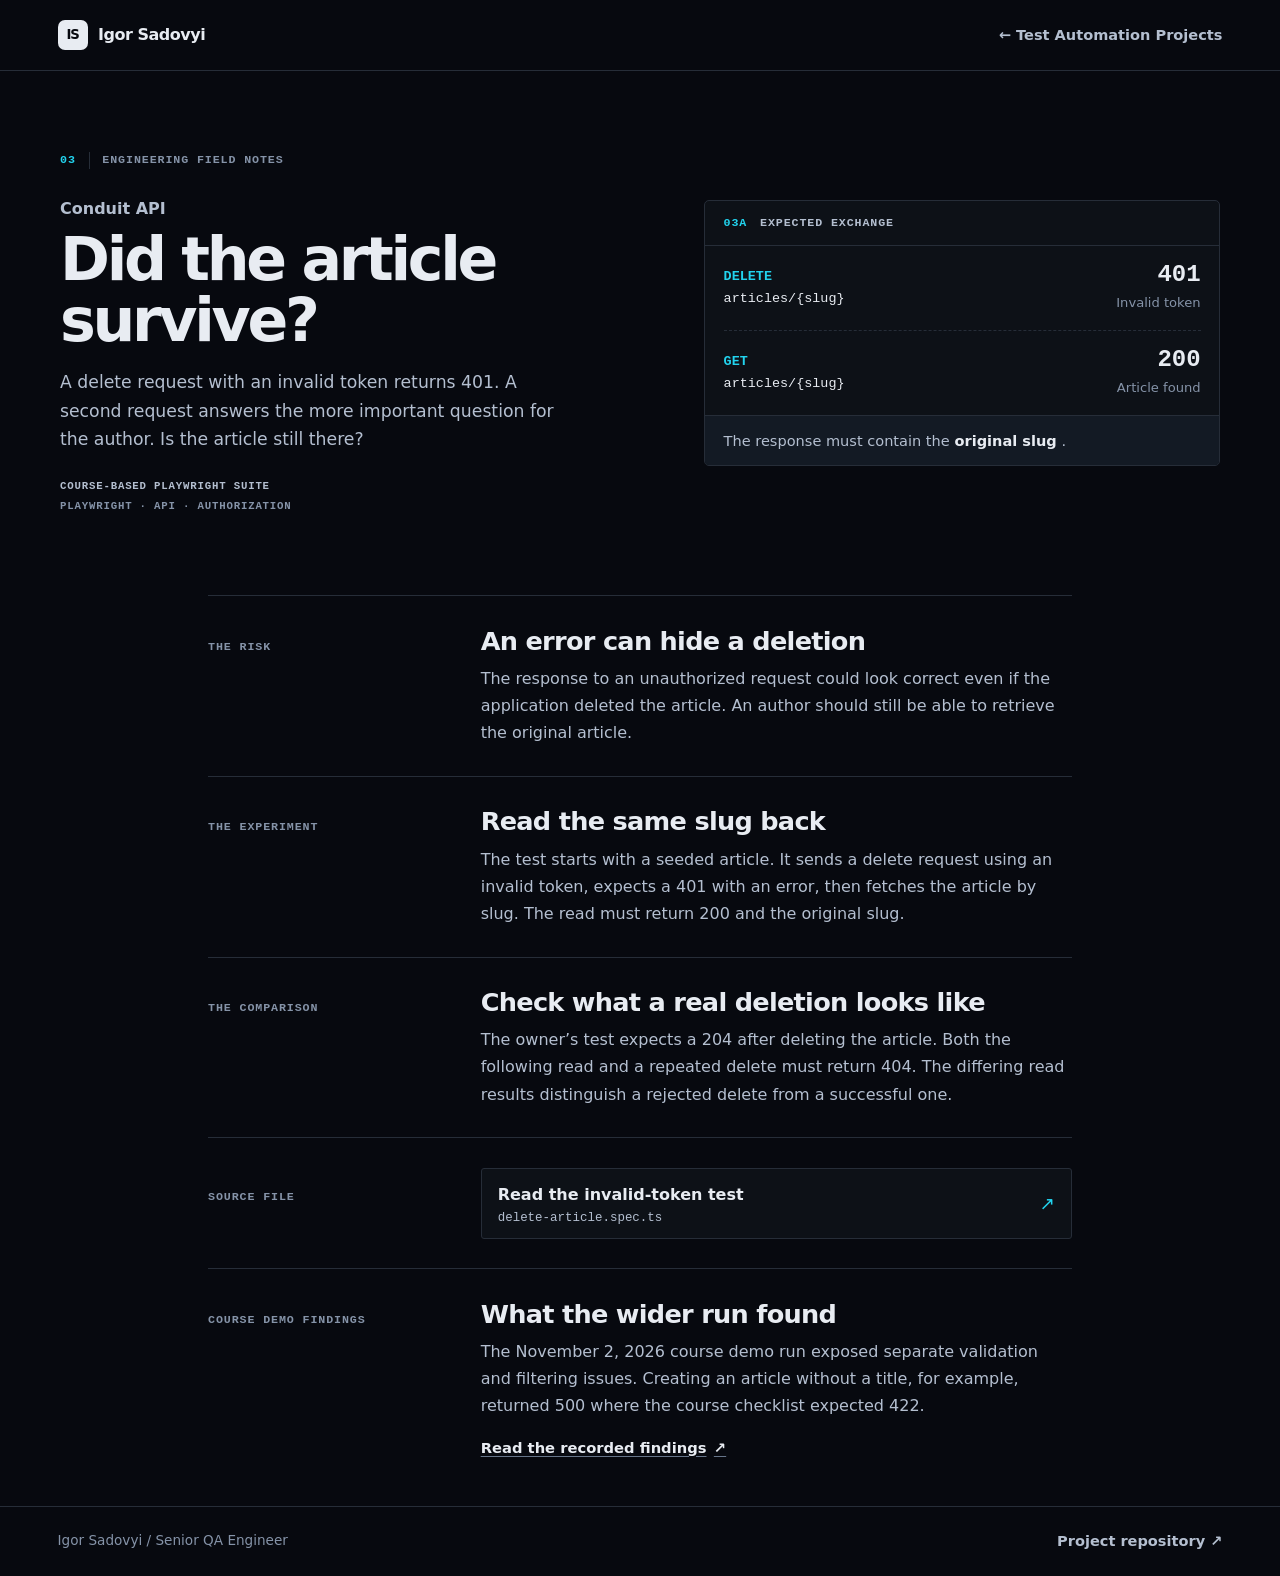
<file: work/conduit/index.html>
<!doctype html>
<html lang="en">
<head>
  <meta charset="utf-8">
  <meta name="viewport" content="width=device-width, initial-scale=1">
  <meta name="theme-color" content="#07090f">
  <meta name="description" content="A course-based Playwright API test checks that an invalid token cannot delete an article and that the same article can still be read.">
  <title>Did the article survive? · Conduit API · Igor Sadovyi</title>
  <link rel="icon" href="../../icon.svg" type="image/svg+xml">
  <link rel="stylesheet" href="../../styles.css">
  <link rel="stylesheet" href="../case.css">
</head>
<body class="field-page">
  <a class="skip-link" href="#main">Skip to content</a>
  <header class="site-header">
    <div class="container navbar">
      <a class="wordmark" href="../../" aria-label="Igor Sadovyi — home"><span class="monogram" aria-hidden="true">IS</span><span>Igor Sadovyi</span></a>
      <nav class="nav-links" aria-label="Portfolio navigation"><a href="../../#projects"><span aria-hidden="true">←</span> Test Automation Projects</a></nav>
    </div>
  </header>
  <main id="main" class="container field-main">
    <article aria-labelledby="case-title">
      <header class="field-cover">
        <div class="cover-copy">
          <p class="sheet-index"><span>03</span> Engineering field notes</p>
          <p class="project-name">Conduit API</p>
          <h1 id="case-title">Did the article survive?</h1>
          <p class="standfirst">A delete request with an invalid token returns 401. A second request answers the more important question for the author. Is the article still there?</p>
          <div class="scope"><span>Course-based Playwright suite</span><span>Playwright · API · Authorization</span></div>
        </div>
        <figure class="exhibit">
          <figcaption><span>03A</span> Expected exchange</figcaption>
          <div class="exchange">
            <div class="http-operation"><p><b>DELETE</b> <code>articles/{slug}</code></p><div><strong>401</strong><span>Invalid token</span></div></div>
            <div class="http-operation"><p><b>GET</b> <code>articles/{slug}</code></p><div><strong>200</strong><span>Article found</span></div></div>
          </div>
          <p class="figure-foot">The response must contain the <strong>original slug</strong>.</p>
        </figure>
      </header>
      <div class="notes">
        <section class="field-note">
          <p class="note-label">The risk</p>
          <div><h2>An error can hide a deletion</h2><p>The response to an unauthorized request could look correct even if the application deleted the article. An author should still be able to retrieve the original article.</p></div>
        </section>
        <section class="field-note">
          <p class="note-label">The experiment</p>
          <div><h2>Read the same slug back</h2><p>The test starts with a seeded article. It sends a delete request using an invalid token, expects a 401 with an error, then fetches the article by slug. The read must return 200 and the original slug.</p></div>
        </section>
        <section class="field-note">
          <p class="note-label">The comparison</p>
          <div><h2>Check what a real deletion looks like</h2><p>The owner’s test expects a 204 after deleting the article. Both the following read and a repeated delete must return 404. The differing read results distinguish a rejected delete from a successful one.</p></div>
        </section>
        <div class="source-line">
          <span class="note-label">Source file</span>
          <a href="https://github.com/i5adovyi/qa-dojo-conduit-api-ta/blob/378f676a763f32da223b1d1f01122d8aefcd7490/tests/api/article/delete-article.spec.ts#L18-L31"><span><strong>Read the invalid-token test</strong><code>delete-article.spec.ts</code></span><span class="source-arrow" aria-hidden="true">↗</span></a>
        </div>
        <section class="extra-note"><p class="note-label">Course demo findings</p><div><h2>What the wider run found</h2><p>The November 2, 2026 course demo run exposed separate validation and filtering issues. Creating an article without a title, for example, returned 500 where the course checklist expected 422.</p><a class="text-link" href="https://github.com/i5adovyi/qa-dojo-conduit-api-ta/blob/378f676a763f32da223b1d1f01122d8aefcd7490/documentation/checklist.md#observed-on-the-course-demo">Read the recorded findings <span aria-hidden="true">↗</span></a></div></section>
      </div>
    </article>
  </main>
  <footer class="site-footer"><div class="container"><span>Igor Sadovyi / Senior QA Engineer</span><a href="https://github.com/i5adovyi/qa-dojo-conduit-api-ta">Project repository <span aria-hidden="true">↗</span></a></div></footer>
</body>
</html>
</file>
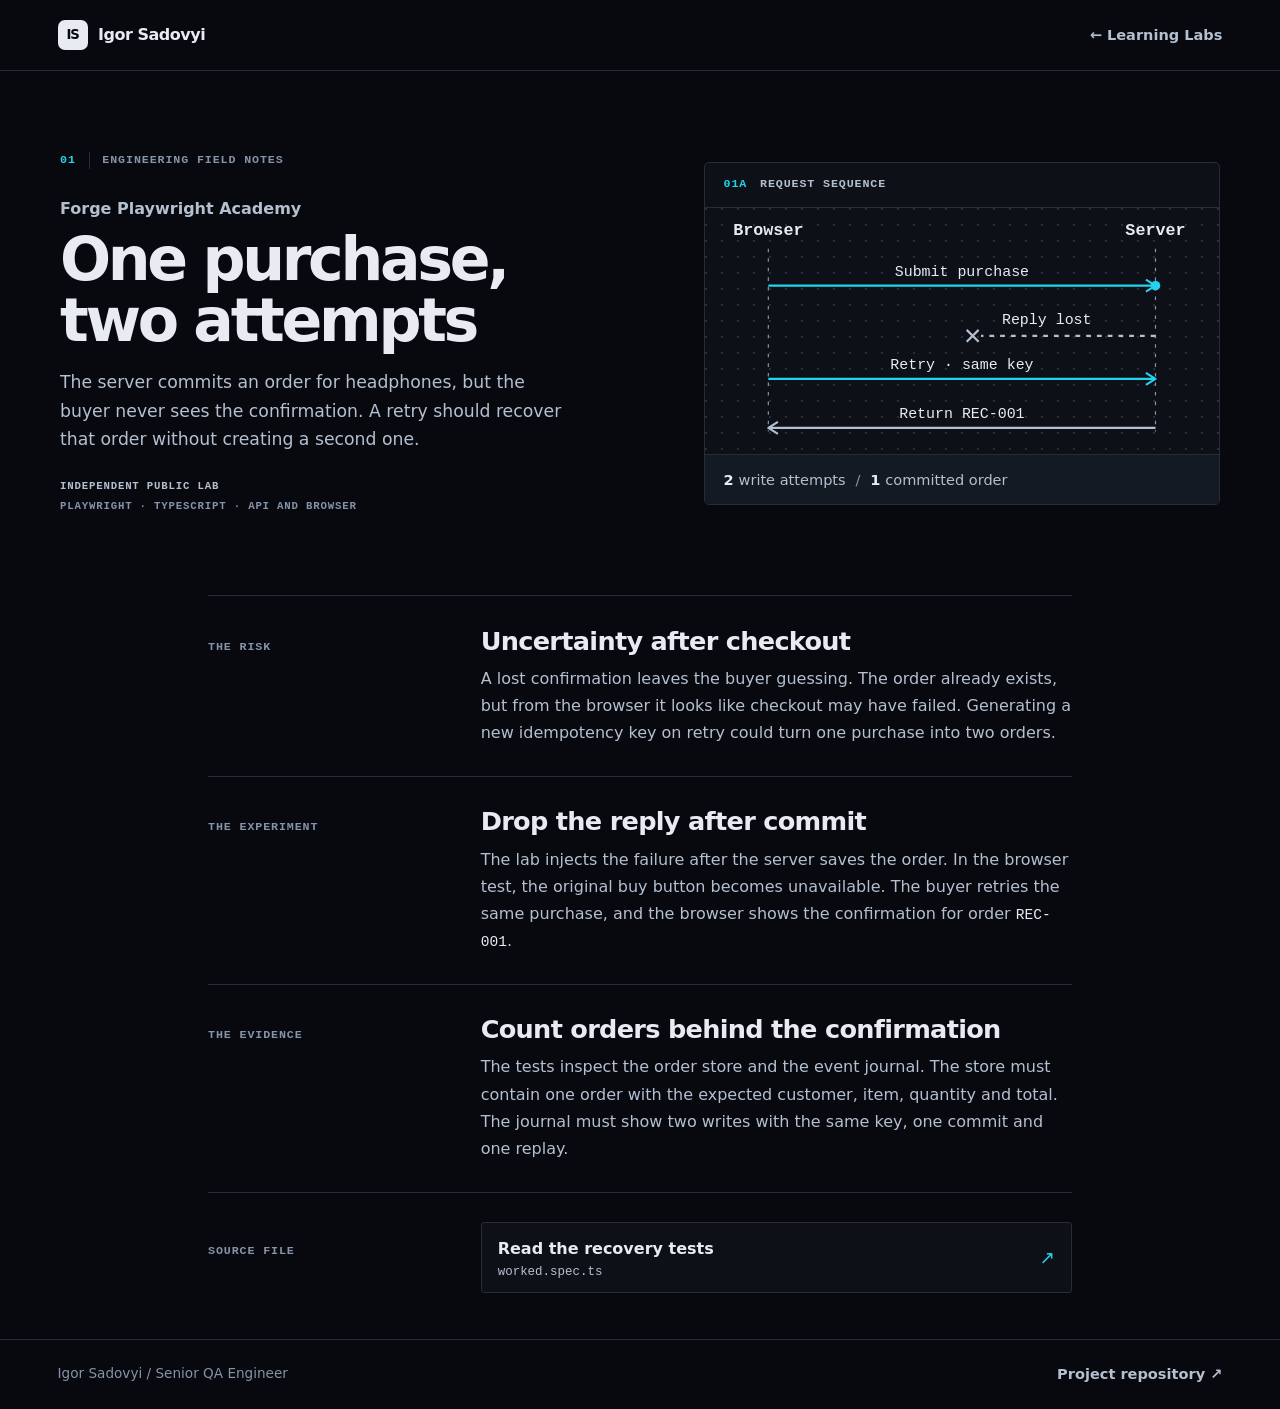
<file: work/forge/index.html>
<!doctype html>
<html lang="en">
<head>
  <meta charset="utf-8">
  <meta name="viewport" content="width=device-width, initial-scale=1">
  <meta name="theme-color" content="#07090f">
  <meta name="description" content="The server saves an order, then loses the reply. A retry should recover the original order without creating a duplicate.">
  <title>One purchase, two attempts · Forge Playwright Academy · Igor Sadovyi</title>
  <link rel="icon" href="../../icon.svg" type="image/svg+xml">
  <link rel="stylesheet" href="../../styles.css">
  <link rel="stylesheet" href="../case.css">
</head>
<body class="field-page">
  <a class="skip-link" href="#main">Skip to content</a>
  <header class="site-header">
    <div class="container navbar">
      <a class="wordmark" href="../../" aria-label="Igor Sadovyi — home"><span class="monogram" aria-hidden="true">IS</span><span>Igor Sadovyi</span></a>
      <nav class="nav-links" aria-label="Portfolio navigation"><a href="../../#labs"><span aria-hidden="true">←</span> Learning Labs</a></nav>
    </div>
  </header>
  <main id="main" class="container field-main">
    <article aria-labelledby="case-title">
      <header class="field-cover">
        <div class="cover-copy">
          <p class="sheet-index"><span>01</span> Engineering field notes</p>
          <p class="project-name">Forge Playwright Academy</p>
          <h1 id="case-title">One purchase, two attempts</h1>
          <p class="standfirst">The server commits an order for headphones, but the buyer never sees the confirmation. A retry should recover that order without creating a second one.</p>
          <div class="scope"><span>Independent public lab</span><span>Playwright · TypeScript · API and browser</span></div>
        </div>
        <figure class="exhibit">
          <figcaption><span>01A</span> Request sequence</figcaption>
          <svg viewBox="0 0 430 206" role="img" aria-labelledby="sequence-title">
            <title id="sequence-title">The browser submits a purchase. The server commits it before the reply is lost. The browser retries with the same key and receives the original order.</title>
            <g class="lane"><path d="M53 34v153M377 34v153"/></g>
            <g class="role"><text x="53" y="23">Browser</text><text x="377" y="23">Server</text></g>
            <g class="arrow"><path d="M53 65h324m-8-5 8 5-8 5M53 143h324m-8-5 8 5-8 5"/></g>
            <g class="return"><path d="M377 107H231" stroke-dasharray="4 5"/><path d="m219 102 10 10m0-10-10 10M377 184H53m8-5-8 5 8 5"/></g>
            <g class="diagram-label"><text x="215" y="57">Submit purchase</text><text x="286" y="97">Reply lost</text><text x="215" y="135">Retry · same key</text><text x="215" y="176">Return REC-001</text></g>
            <circle class="commit-node" cx="377" cy="65" r="4"/>
          </svg>
          <p class="figure-foot"><strong>2</strong> write attempts <span aria-hidden="true">/</span> <strong>1</strong> committed order</p>
        </figure>
      </header>
      <div class="notes">
        <section class="field-note">
          <p class="note-label">The risk</p>
          <div><h2>Uncertainty after checkout</h2><p>A lost confirmation leaves the buyer guessing. The order already exists, but from the browser it looks like checkout may have failed. Generating a new idempotency key on retry could turn one purchase into two orders.</p></div>
        </section>
        <section class="field-note">
          <p class="note-label">The experiment</p>
          <div><h2>Drop the reply after commit</h2><p>The lab injects the failure after the server saves the order. In the browser test, the original buy button becomes unavailable. The buyer retries the same purchase, and the browser shows the confirmation for order <code>REC-001</code>.</p></div>
        </section>
        <section class="field-note">
          <p class="note-label">The evidence</p>
          <div><h2>Count orders behind the confirmation</h2><p>The tests inspect the order store and the event journal. The store must contain one order with the expected customer, item, quantity and total. The journal must show two writes with the same key, one commit and one replay.</p></div>
        </section>
        <div class="source-line">
          <span class="note-label">Source file</span>
          <a href="https://github.com/i5adovyi/forge-playwright-academy/blob/e29b7710b85b95d3681d2f74bfbb104f15cc41e1/workplace/recovery/worked.spec.ts#L5-L43"><span><strong>Read the recovery tests</strong><code>worked.spec.ts</code></span><span class="source-arrow" aria-hidden="true">↗</span></a>
        </div>
      </div>
    </article>
  </main>
  <footer class="site-footer"><div class="container"><span>Igor Sadovyi / Senior QA Engineer</span><a href="https://github.com/i5adovyi/forge-playwright-academy">Project repository <span aria-hidden="true">↗</span></a></div></footer>
</body>
</html>
</file>
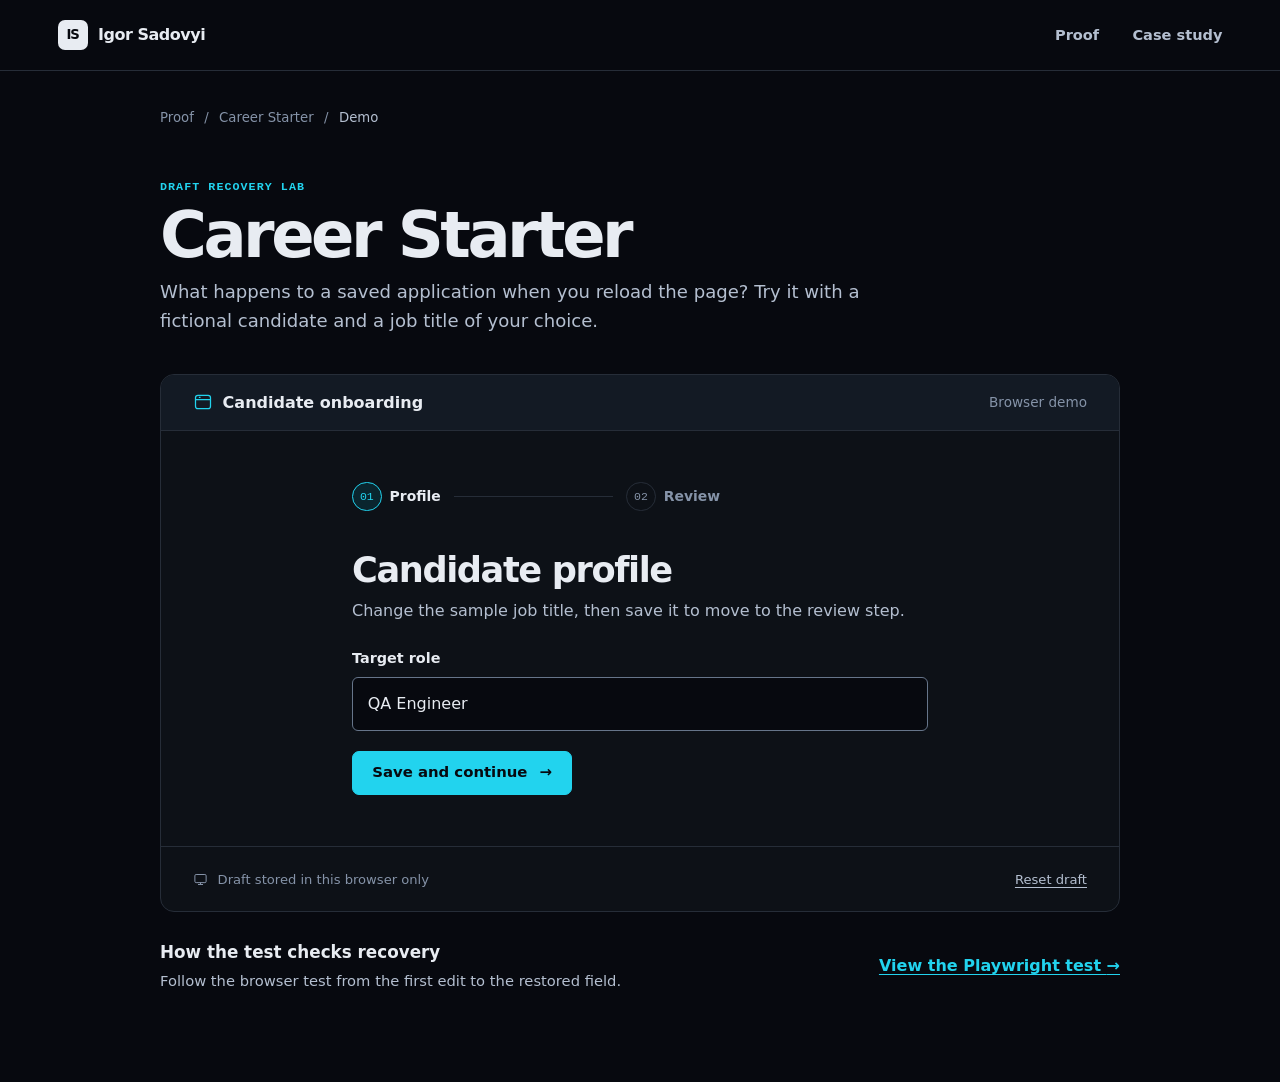
<file: work/career-starter/demo/index.html>
<!doctype html>
<html lang="en">
<head>
  <meta charset="utf-8">
  <meta name="viewport" content="width=device-width, initial-scale=1">
  <meta name="description" content="Try the Career Starter onboarding demo. Change a target role, save the draft, and reload the page to see which details the browser restores.">
  <meta name="color-scheme" content="dark">
  <meta name="theme-color" content="#07090f">
  <title>Career Starter · Draft recovery lab · Igor Sadovyi</title>
  <link rel="icon" href="../../../icon.svg" type="image/svg+xml">
  <link rel="stylesheet" href="../../../styles.css">
  <link rel="stylesheet" href="./demo.css">
  <script defer src="./demo.js"></script>
</head>
<body class="demo-page">
  <a class="skip-link" href="#demo">Skip to the form</a>
  <header class="site-header">
    <div class="container navbar">
      <a class="wordmark" href="../../../" aria-label="Igor Sadovyi — home"><span class="monogram" aria-hidden="true">IS</span><span>Igor Sadovyi</span></a>
      <nav class="nav-links" aria-label="Main navigation"><a href="../../../#proof">Proof</a><a href="../">Case study</a></nav>
    </div>
  </header>

  <main class="container demo-main">
    <nav class="demo-crumb" aria-label="Breadcrumb"><a href="../../../#proof">Proof</a><span aria-hidden="true">/</span><a href="../">Career Starter</a><span aria-hidden="true">/</span><span aria-current="page">Demo</span></nav>
    <header class="lab-heading">
      <p class="demo-label">Draft recovery lab</p>
      <h1 id="project-title">Career Starter</h1>
      <p>What happens to a saved application when you reload the page? Try it with a fictional candidate and a job title of your choice.</p>
    </header>

    <section class="workbench" id="demo" aria-label="Sample onboarding form">
      <header class="bench-bar">
        <span class="bench-app"><svg aria-hidden="true" width="20" height="20" viewBox="0 0 24 24" fill="none" stroke="currentColor" stroke-width="1.5"><rect x="3" y="4" width="18" height="16" rx="3"/><path d="M3 9h18M7 6.5h2"/></svg> Candidate onboarding</span>
        <span class="bench-mode">Browser demo</span>
      </header>
      <div class="bench-stage">
        <noscript><p>Enable JavaScript in your browser to try the form.</p></noscript>
        <div id="draft-interface" hidden>
          <ol class="demo-progress" aria-label="Onboarding steps">
            <li id="progress-edit" aria-current="step"><span>01</span> Profile</li>
            <li id="progress-review"><span>02</span> Review</li>
          </ol>
          <div id="edit-panel">
            <h2 id="edit-title" tabindex="-1">Candidate profile</h2>
            <p id="role-hint" class="bench-help">Change the sample job title, then save it to move to the review step.</p>
            <form id="profile-form" novalidate>
              <label for="role">Target role</label>
              <input id="role" type="text" maxlength="100" required autocomplete="off" value="QA Engineer" aria-describedby="role-hint">
              <p id="role-error" class="demo-error" hidden>Enter a target role.</p>
              <button class="button" type="submit">Save and continue <span aria-hidden="true">→</span></button>
            </form>
          </div>
          <div id="review-panel" hidden>
            <h2 id="review-title" tabindex="-1">Review draft</h2>
            <p class="bench-help">Reload the page. This step should reopen with the exact job title you saved.</p>
            <dl class="saved-field">
              <dt>Target role</dt>
              <dd id="saved-role"></dd>
            </dl>
            <div class="bench-actions">
              <button class="button" id="reload" type="button"><svg aria-hidden="true" width="17" height="17" viewBox="0 0 24 24" fill="none" stroke="currentColor" stroke-width="1.75"><path d="M20 11a8 8 0 1 0-2.3 7.1M20 4v7h-7"/></svg> Reload page</button>
              <button class="button secondary" id="edit" type="button">Edit</button>
            </div>
          </div>
          <p id="draft-status" class="demo-status" role="status"></p>
        </div>
      </div>
      <footer class="bench-foot">
        <span><svg aria-hidden="true" width="15" height="15" viewBox="0 0 24 24" fill="none" stroke="currentColor" stroke-width="1.6"><rect x="3" y="4" width="18" height="13" rx="2"/><path d="M12 17v3m-4 0h8"/></svg> Draft stored in this browser only</span>
        <button id="reset" type="button" hidden>Reset draft</button>
      </footer>
    </section>

    <aside class="demo-followup" aria-labelledby="automation-title">
      <div><h2 id="automation-title">How the test checks recovery</h2><p>Follow the browser test from the first edit to the restored field.</p></div>
      <a href="../../../evidence/">View the Playwright test <span aria-hidden="true">→</span></a>
    </aside>
  </main>
</body>
</html>
</file>
<file: styles.css>
:root {
  color-scheme: dark;
  --paper: #07090f;
  --surface: #0d1117;
  --raised: #131a24;
  --ink: #e8ecf2;
  --muted: #b4bfd0;
  --quiet: #8593a8;
  --accent: #22d3ee;
  --accent-hover: #67e8f9;
  --line: #262d38;
  --control-border: #66758a;
  --mono: ui-monospace, "Cascadia Mono", Consolas, monospace;
}
*, *::before, *::after { box-sizing: border-box; }
body { margin: 0; color: var(--ink); background: var(--paper); font: 1rem/1.6 system-ui, "Segoe UI", sans-serif; -webkit-font-smoothing: antialiased; }
a { color: inherit; text-underline-offset: .23em; }
button, input, select { font: inherit; }
:focus-visible { outline: 2px solid var(--accent); outline-offset: 4px; }
::selection { color: var(--paper); background: var(--accent); }
.container { width: min(1184px, calc(100% - clamp(2.25rem, 9vw, 9rem))); margin-inline: auto; }
.skip-link { position: absolute; z-index: 10; top: -6rem; left: 1rem; padding: .7rem 1rem; background: var(--ink); color: var(--paper); }
.skip-link:focus { top: .5rem; }
.site-header { background: var(--paper); border-bottom: 1px solid var(--line); }
.navbar, .site-footer > .container { display: flex; align-items: center; justify-content: space-between; gap: 1rem; }
.navbar { min-height: 70px; }
.wordmark { display: inline-flex; align-items: center; gap: .65rem; font-weight: 700; letter-spacing: -.03em; text-decoration: none; white-space: nowrap; }
.monogram { display: inline-grid; place-items: center; width: 30px; height: 30px; border-radius: 7px; background: var(--ink); color: var(--paper); font: 750 .83rem/1 system-ui, sans-serif; letter-spacing: -.08em; }
.nav-links { display: flex; flex-wrap: wrap; justify-content: flex-end; align-items: center; gap: clamp(.85rem, 2.6vw, 2.3rem); }
.nav-links a, .site-footer a { color: var(--muted); font-size: .91rem; font-weight: 550; text-decoration: none; }
.nav-links a:hover, .site-footer a:hover, .text-link:hover { color: var(--accent-hover); }
.nav-links .contact-nav { padding: .35rem .8rem; border: 1px solid var(--line); border-radius: 7px; color: var(--ink); background: var(--surface); }
.eyebrow { margin: 0; color: var(--quiet); font: 600 .73rem/1.5 var(--mono); letter-spacing: .12em; text-transform: uppercase; }
.button { display: inline-flex; align-items: center; justify-content: center; gap: .75rem; min-height: 44px; padding: .68rem 1.2rem; border: 1px solid var(--accent); border-radius: 7px; color: var(--paper); background: var(--accent); font: 650 .93rem/1.4 system-ui, sans-serif; text-decoration: none; cursor: pointer; }
.button:hover { border-color: var(--accent-hover); background: var(--accent-hover); }
.button.secondary { background: var(--surface); border-color: var(--control-border); color: var(--ink); }
.button.secondary:hover { border-color: var(--accent); background: var(--raised); }
.text-link { display: inline-flex; align-items: baseline; gap: .5em; color: var(--ink); font-weight: 620; font-size: .92rem; text-decoration: underline; text-decoration-color: var(--control-border); }
.site-footer { border-top: 1px solid var(--line); }
.site-footer > .container { flex-wrap: wrap; padding-block: 1.4rem; color: var(--quiet); font-size: .85rem; }
@media (max-width: 580px) {
  .navbar { min-height: 59px; gap: .65rem; }
  .nav-links { gap: .75rem; }
  .nav-links a { font-size: .81rem; }
  .site-footer > .container { gap: .5rem; }
}
@media (max-width: 400px) {
  .wordmark { gap: .35rem; font-size: .86rem; }
  .nav-links { gap: .5rem; }
  .nav-links .contact-nav { padding: .3rem .45rem; }
}
</file>
<file: home.css>
.intro { background: radial-gradient(ellipse at 62% 22%, rgb(14 98 125 / .14), transparent 58%); }
.intro-grid { display: grid; grid-template-columns: minmax(0, 1.02fr) minmax(0, 1fr); align-items: center; gap: clamp(1.8rem, 5vw, 5rem); padding-block: clamp(3.8rem, 7.5vw, 7.5rem) clamp(2.5rem, 5vw, 4.75rem); }
.intro-copy .eyebrow { display: flex; align-items: center; gap: .65rem; }
.role-line { width: 1.8rem; height: 2px; background: var(--accent); }
h1, h2, h3 { text-wrap: balance; }
.intro h1 { margin: 1.25rem 0 1.3rem; font-size: clamp(3.1rem, 4.75vw, 4.35rem); line-height: 1.035; letter-spacing: -.058em; font-weight: 650; }
.intro h1 em { display: block; font-style: normal; color: var(--accent); }
.intro-lede, .section-intro > p, .contact-inner p:not(.eyebrow) { margin: 0; color: var(--muted); line-height: 1.65; }
.intro-lede { max-width: 45ch; font-size: clamp(1.05rem, 1.4vw, 1.2rem); }
.actions, .case-actions { display: flex; flex-wrap: wrap; align-items: center; gap: .7rem 1rem; }
.actions { margin-top: 1.85rem; }
.signal-figure { margin: 0; min-width: 0; }
.figure-meta, .signal-figure figcaption { display: flex; align-items: center; font: .67rem/1.4 var(--mono); letter-spacing: .1em; text-transform: uppercase; color: var(--quiet); }
.figure-meta { justify-content: space-between; border-bottom: 1px solid var(--line); padding-bottom: .65rem; }
.signal-figure img { width: 100%; height: auto; display: block; }
.signal-figure figcaption { justify-content: space-between; gap: .8rem; border-top: 1px solid var(--line); padding-top: .65rem; }
.signal-figure figcaption i { flex: 1; border-top: 1px solid var(--line); }
.profile-facts { display: flex; flex-wrap: wrap; gap: 1.1rem clamp(2rem, 5vw, 5rem); margin: 0; padding-block: 1.35rem; border-block: 1px solid var(--line); }
.profile-facts dt { color: var(--quiet); font: .67rem/1.5 var(--mono); letter-spacing: .11em; text-transform: uppercase; }
.profile-facts dd { margin: .18rem 0 0; color: var(--muted); font-weight: 520; }
.profile-facts b { font-variant-numeric: tabular-nums; }
.chapter { padding-block: clamp(3.5rem, 6vw, 5.75rem); scroll-margin-top: 1rem; }
.section-intro { display: flex; align-items: end; justify-content: space-between; gap: 1rem 3rem; margin-bottom: 2rem; }
.chapter h2, .contact-inner h2 { margin: .55rem 0 0; font-size: clamp(2.25rem, 3.7vw, 3.4rem); letter-spacing: -.05em; line-height: 1.1; font-weight: 630; }
.section-intro > p { max-width: 41ch; }
.work-shelf { display: grid; grid-template-columns: minmax(0, 1.04fr) minmax(0, 1fr); gap: 1.1rem; }
.lead-case { min-width: 0; border: 1px solid var(--line); border-radius: 12px; padding: clamp(1.25rem, 2.5vw, 2.25rem); }
.lead-case { display: flex; flex-direction: column; align-items: flex-start; background: radial-gradient(ellipse at 100% 0%, rgb(16 103 127 / .18), transparent 80%), var(--surface); }
.featured-top { align-self: stretch; display: flex; flex-wrap: wrap; align-items: center; justify-content: space-between; gap: .5rem; }
.tag { padding: .18rem .55rem; color: var(--muted); border: 1px solid var(--line); border-radius: 99px; font: .69rem/1.5 var(--mono); }
.lead-case h3, .lab-list h3 { margin: .7rem 0 .5rem; letter-spacing: -.035em; line-height: 1.12; font-weight: 620; }
.lead-case h3 { margin-top: clamp(1.25rem, 3vw, 2.8rem); font-size: clamp(2rem, 3.2vw, 3rem); }
.work-shelf article > p:not(.eyebrow), .lab-list p { max-width: 48ch; margin: 0; color: var(--muted); }
.order-sequence { display: flex; align-items: center; justify-content: space-between; gap: .35rem; width: 100%; margin: auto 0 1.25rem; padding-top: clamp(1.3rem, 3vw, 2.5rem); }
.order-sequence span { border-top: 1px solid var(--control-border); flex: 1; padding: .5rem 0; font: .85rem/1.5 var(--mono); }
.order-sequence b { display: block; color: var(--quiet); font-size: .63rem; font-weight: 500; }
.order-sequence i { color: var(--accent); font-style: normal; }
.experience-band { background: var(--surface); border-block: 1px solid var(--line); }
.experience-grid { display: grid; grid-template-columns: repeat(2, minmax(0, 1fr)); gap: 0 clamp(2rem, 5vw, 5rem); }
.experience-card { border-top: 1px solid var(--line); padding-block: clamp(1.5rem, 3vw, 2.25rem); }
.experience-card .eyebrow, .lab-list .eyebrow { color: var(--accent); }
.experience-card h3, .process-list h3 { margin: .6rem 0; font-size: clamp(1.3rem, 1.8vw, 1.65rem); line-height: 1.22; letter-spacing: -.035em; }
.experience-card > p:not(.eyebrow), .process-list p, .ai-copy > p:not(.eyebrow), .stack-list p { color: var(--muted); margin: 0; }
.experience-card .text-link { margin-top: .8rem; }
.chapter + .chapter { border-top: 1px solid var(--line); }
.process-list { display: grid; grid-template-columns: repeat(4, minmax(0, 1fr)); gap: 1.5rem; padding: 0; margin: 0; list-style: none; counter-reset: step; }
.process-list li { counter-increment: step; border-top: 1px solid var(--control-border); padding-top: 1rem; }
.process-list li::before { content: counter(step, decimal-leading-zero); color: var(--accent); font: .8rem/1.5 var(--mono); }
.ai-band { background: var(--surface); border-block: 1px solid var(--line); }
.ai-layout { display: grid; grid-template-columns: 1fr 1fr; gap: clamp(1.5rem, 6vw, 6rem); align-items: center; }
.ai-copy > p:not(.eyebrow), .ai-copy .text-link { margin-top: 1rem; }
.ai-trace { margin: 0; min-width: 0; }
.ai-trace img { width: 100%; height: auto; display: block; }
.ai-trace figcaption { display: flex; justify-content: space-around; gap: .5rem; border-top: 1px solid var(--line); padding-top: .65rem; color: var(--muted); font: .72rem/1.5 var(--mono); text-align: center; }
.stack-list { margin: 0; }
.stack-list > div { display: grid; grid-template-columns: minmax(10rem, .6fr) 1fr; gap: 1rem; padding-block: 1.1rem; border-top: 1px solid var(--line); }
.stack-list dt { color: var(--muted); }
.stack-list dd { margin: 0; }
.stack-list p { font-size: .94rem; }
.lab-list article { display: grid; grid-template-columns: auto 1fr auto; gap: clamp(1rem,3vw,3rem); align-items: center; border-top: 1px solid var(--line); padding-block: 1.5rem; }
.lab-list article:last-child { border-bottom: 1px solid var(--line); }
.lab-mark { font: 1.1rem var(--mono); color: var(--accent); }
.lab-list h3 { margin-top: 0; font-size: 1.4rem; }
.lab-actions { display: grid; gap: .45rem; }
.lab-actions a { color: var(--muted); font-size: .9rem; }
.lab-actions a:first-child { color: var(--accent); font-weight: 600; }
.lab-actions a:hover { color: var(--accent); }
.contact-band { border-top: 1px solid var(--line); background: radial-gradient(ellipse at 7% 100%,rgb(18 101 127 / .17), transparent 60%), var(--surface); }
.contact-inner { display: flex; justify-content: space-between; align-items: center; flex-wrap: wrap; gap: 1.7rem; padding-block: clamp(2.5rem, 5vw, 4.75rem); }
.contact-inner p:not(.eyebrow) { max-width: 51ch; margin-top: .85rem; }
@media (max-width: 820px) {
  .intro-grid { grid-template-columns: minmax(0,1fr); gap: 2.25rem; }
  .intro h1 { max-width: 16ch; }
  .signal-figure { width: min(100%, 42rem); }
  .work-shelf, .ai-layout { grid-template-columns: 1fr; }
  .process-list { grid-template-columns: repeat(2, minmax(0, 1fr)); }
}
@media (max-width: 640px) {
  .navbar { flex-direction: column; align-items: flex-start; gap: .45rem; padding-block: .7rem; }
  .nav-links { width: 100%; justify-content: space-between; }
  .nav-links a { padding-block: .4rem; }
  .experience-grid, .process-list, .stack-list > div { grid-template-columns: 1fr; }
  .stack-list > div { gap: .3rem; }
  .section-intro > p { max-width: none; }
  .intro-grid { padding-top: 2.6rem; }
  .intro h1 { font-size: clamp(2.75rem,10vw,3.8rem); }
  .section-intro { align-items: start; flex-direction: column; }
  .profile-facts { gap: .85rem 1.25rem; }
  .profile-facts dd { font-size: .9rem; }
  .lab-list article { grid-template-columns: auto 1fr; align-items: start; }
  .lab-actions { grid-column: 2; display: flex; flex-wrap: wrap; gap: .65rem; }
}
@media(max-width:400px) {
  .signal-figure figcaption { gap: .45rem; font-size: .59rem; }
}
</file>
<file: career-starter/demo.css>
.demo-page { --invalid: #ffb0aa; }
.demo-page [hidden] { display: none !important; }
.demo-main { max-width: 960px; padding-block: clamp(1.4rem, 3vw, 2.25rem) clamp(3rem, 7vw, 6rem); }
.demo-crumb { display: flex; align-items: baseline; flex-wrap: wrap; gap: .45rem .65rem; color: var(--quiet); font-size: .83rem; }
.demo-crumb a { text-decoration: none; }
.demo-crumb a:hover { color: var(--accent); text-decoration: underline; }
.demo-crumb [aria-current] { color: var(--muted); }
.lab-heading { margin: clamp(2rem, 4vw, 3.15rem) 0 clamp(1.6rem, 3vw, 2.4rem); }
.demo-label { margin: 0; color: var(--accent); font: 600 .73rem/1.45 var(--mono); letter-spacing: .09em; text-transform: uppercase; }
.lab-heading h1 { margin: .4rem 0 .55rem; font-size: clamp(2.45rem, 5vw, 4.25rem); line-height: 1.05; letter-spacing: -.055em; }
.lab-heading > p:last-child { max-width: 62ch; margin: 0; color: var(--muted); font-size: clamp(1rem, 1.6vw, 1.13rem); }
.workbench { overflow: hidden; border: 1px solid var(--line); border-radius: 14px; background: var(--surface); scroll-margin-top: 1rem; }
.bench-bar, .bench-foot { display: flex; align-items: center; justify-content: space-between; flex-wrap: wrap; gap: .5rem 1rem; padding: .9rem clamp(1rem, 3vw, 2rem); }
.bench-bar { background: var(--raised); border-bottom: 1px solid var(--line); }
.bench-app, .bench-foot > span { display: inline-flex; align-items: center; gap: .6rem; }
.bench-app { font-weight: 620; }
.bench-app svg { color: var(--accent); }
.bench-mode { color: var(--quiet); font-size: .85rem; }
.bench-stage { padding: clamp(1.4rem, 4vw, 3.25rem) clamp(1.05rem, 4vw, 3rem); }
#draft-interface, .bench-stage noscript p { max-width: 36rem; margin-inline: auto; }
.demo-progress { display: flex; align-items: center; gap: .8rem; max-width: 23rem; margin: 0 0 clamp(1.5rem, 3vw, 2.35rem); padding: 0; list-style: none; }
.demo-progress li { display: inline-flex; align-items: center; gap: .5rem; color: var(--quiet); font-size: .87rem; font-weight: 600; }
.demo-progress li:first-child { flex: 1; }
.demo-progress li:first-child::after { content: ''; flex: 1; min-width: .75rem; height: 1px; margin-left: .3rem; background: var(--line); }
.demo-progress li span { display: grid; place-items: center; width: 1.85rem; height: 1.85rem; border: 1px solid var(--line); border-radius: 50%; font: .72rem/1 var(--mono); }
.demo-progress li[aria-current="step"] { color: var(--ink); }
.demo-progress li[aria-current="step"] span { border-color: var(--accent); background: #0a252e; color: var(--accent); }
.bench-stage h2 { margin: 0 0 .45rem; font-size: clamp(1.6rem, 3vw, 2.2rem); line-height: 1.2; letter-spacing: -.04em; }
.bench-stage h2:focus-visible { outline-offset: 4px; }
.bench-help { margin: 0 0 1.45rem; color: var(--muted); }
.workbench label, .saved-field dt { display: block; margin-bottom: .45rem; font-size: .9rem; font-weight: 610; }
.workbench input { width: 100%; padding: .8rem .92rem; border: 1px solid var(--control-border); border-radius: 6px; background: var(--paper); color: var(--ink); font: inherit; }
.workbench input:focus-visible, .workbench button:focus-visible { outline: 2px solid var(--accent); outline-offset: 3px; }
.workbench input[aria-invalid="true"] { border-color: var(--invalid); }
.demo-error { margin: .45rem 0 0; color: var(--invalid); font-size: .9rem; }
.workbench .button { min-height: 44px; cursor: pointer; }
.workbench form .button { margin-top: 1.25rem; }
.saved-field { margin: 0 0 1.25rem; padding: .85rem 1rem; background: var(--raised); border: 1px solid var(--line); border-radius: 6px; }
.saved-field dt { color: var(--muted); }
.saved-field dd { margin: 0; overflow-wrap: anywhere; font-size: 1.2rem; font-weight: 625; }
.bench-actions { display: flex; align-items: center; gap: .65rem; flex-wrap: wrap; }
.demo-status { margin: .85rem 0 0; color: var(--muted); font-size: .9rem; }
.demo-status:empty { margin: 0; }
.bench-foot { border-top: 1px solid var(--line); color: var(--quiet); font-size: .82rem; }
.bench-foot button { padding: .45rem 0; border: none; background: transparent; color: var(--muted); font: inherit; text-decoration: underline; text-underline-offset: .2em; cursor: pointer; }
.bench-foot button:hover, .demo-followup a:hover { color: var(--accent-hover); }
.demo-followup { display: flex; align-items: center; justify-content: space-between; flex-wrap: wrap; gap: .85rem 1.25rem; margin-top: 1.65rem; }
.demo-followup h2 { margin: 0; font-size: 1.05rem; }
.demo-followup p { margin: .22rem 0 0; color: var(--muted); font-size: .92rem; }
.demo-followup a { color: var(--accent); font-weight: 600; text-underline-offset: .2em; }
@media (max-width: 520px) {
  .demo-main { padding-top: 1rem; }
  .bench-bar, .bench-foot { padding: .7rem 1rem; }
  .workbench form .button { width: 100%; }
  .demo-followup { align-items: flex-start; flex-direction: column; }
}
</file>
<file: evidence/evidence.css>
.evidence-main { max-width: 1180px; padding-block: clamp(1.4rem, 3vw, 2.25rem) clamp(3rem, 7vw, 6rem); }
.test-crumb { display: flex; align-items: baseline; flex-wrap: wrap; gap: .45rem .65rem; color: var(--quiet); font-size: .83rem; }
.test-crumb a { text-decoration: none; }
.test-crumb a:hover { color: var(--accent); text-decoration: underline; }
.test-crumb [aria-current] { color: var(--muted); }
.test-heading { margin: clamp(2rem, 4vw, 3.15rem) 0 clamp(1.6rem, 3vw, 2.4rem); }
.test-label { margin: 0; color: var(--accent); font: 600 .73rem/1.45 var(--mono); letter-spacing: .09em; text-transform: uppercase; }
.test-heading h1 { margin: .4rem 0 .55rem; font-size: clamp(2.25rem, 4.8vw, 4rem); line-height: 1.06; letter-spacing: -.055em; }
.test-heading > p:last-child { margin: 0; max-width: 67ch; color: var(--muted); font-size: clamp(1rem, 1.6vw, 1.13rem); }
.walkthrough { display: grid; grid-template-columns: minmax(13rem, .8fr) minmax(0, 1.9fr); gap: clamp(1.25rem, 3vw, 2.7rem); align-items: start; }
.test-checks { padding: 1rem 0 .4rem; min-width: 0; }
.test-checks h2, .report-panel h2 { margin: 0; font-size: 1.15rem; line-height: 1.3; letter-spacing: -.025em; }
.test-checks ol { margin: 1.35rem 0 1.15rem; padding: 0; list-style: none; }
.test-checks li { position: relative; display: grid; grid-template-columns: 2rem minmax(0, 1fr); gap: .8rem; }
.test-checks li:not(:last-child) { padding-bottom: 1.25rem; }
.test-checks li:not(:last-child)::before { position: absolute; content: ''; inset: 2rem auto .1rem .92rem; border-left: 1px solid var(--line); }
.check-index { display: grid; place-items: center; width: 1.86rem; height: 1.86rem; border: 1px solid var(--line); border-radius: 50%; background: var(--raised); color: var(--accent); font: .73rem/1 var(--mono); }
.test-checks h3 { margin: .18rem 0 .3rem; font-size: 1rem; font-weight: 640; line-height: 1.3; }
.test-checks p { margin: 0; color: var(--muted); font-size: .93rem; line-height: 1.5; }
.test-checks strong { color: var(--ink); font-weight: 545; }
.demo-return, .spec-toolbar a { color: var(--accent); text-underline-offset: .2em; }
.demo-return { display: inline-block; margin-left: 2.8rem; font-weight: 610; }
.demo-return:hover, .spec-toolbar a:hover { color: var(--accent-hover); }
.spec-panel { min-width: 0; border: 1px solid var(--line); border-radius: 12px; overflow: hidden; background: var(--surface); }
.spec-toolbar { display: flex; align-items: center; justify-content: space-between; gap: .42rem 1rem; flex-wrap: wrap; padding: .92rem 1.12rem; border-bottom: 1px solid var(--line); background: var(--raised); }
.spec-toolbar h2 { display: flex; align-items: center; gap: .6rem; margin: 0; color: var(--ink); font: 600 .83rem/1.4 var(--mono); }
.spec-toolbar svg { color: var(--accent); }
.spec-toolbar a { font-size: .84rem; }
.spec-panel pre { margin: 0; max-width: 100%; overflow: auto; padding: 1.1rem 1.12rem 1.35rem; font: .82rem/1.7 var(--mono); tab-size: 2; }
.spec-panel pre:focus-visible { outline-offset: -3px; }
.spec-panel code { font: inherit; }
.report-panel { display: flex; align-items: center; justify-content: space-between; flex-wrap: wrap; gap: .85rem 1.25rem; margin-top: 1.5rem; padding: 1.2rem clamp(1rem, 2.5vw, 1.6rem); border: 1px solid var(--line); border-radius: 10px; background: var(--surface); }
.report-panel p { margin: .3rem 0 0; max-width: 65ch; color: var(--muted); font-size: .93rem; }
.report-panel code { color: var(--ink); font: .88rem/1.4 var(--mono); }
[data-report-ready="false"] .report-available, [data-report-ready="true"] .report-pending { display: none; }
.regression-note { margin-top: 1.35rem; border-block: 1px solid var(--line); padding-block: 1.15rem; }
.regression-note summary { width: fit-content; cursor: pointer; font-size: 1.05rem; font-weight: 640; }
.regression-note summary::marker { color: var(--accent); }
.mutation-result { display: grid; grid-template-columns: minmax(0, 1.15fr) minmax(0, 1fr); gap: 1rem 2rem; align-items: start; margin-top: .85rem; }
.mutation-result p { margin: 0; color: var(--muted); font-size: .94rem; }
.mutation-result pre { overflow-x: auto; margin: 0; border-left: 2px solid var(--control-border); background: var(--surface); padding: .72rem 1rem; color: var(--ink); font: .84rem/1.7 var(--mono); }
.mutation-result code { font: inherit; }
@media (max-width: 820px) {
  .walkthrough { grid-template-columns: minmax(0, 1fr); }
  .test-checks { padding-block: 0 .5rem; }
  .mutation-result { grid-template-columns: minmax(0, 1fr); }
}
@media (max-width: 520px) {
  .evidence-main { padding-top: 1rem; }
  .spec-toolbar, .spec-panel pre { padding-inline: .85rem; }
}
</file>
<file: experience/case.css>
.story { max-width: 1024px; }
.story-intro { padding-block: clamp(2rem, 5vw, 4rem) clamp(1.75rem, 4vw, 3rem); }
.back-link { display: inline-flex; gap: .5em; align-items: baseline; margin-bottom: clamp(2rem, 4vw, 3.25rem); color: var(--muted); font-size: .9rem; text-decoration: none; }
.back-link:hover { color: var(--accent); }
.story-intro .eyebrow, .chapters .eyebrow { color: var(--accent); }
.story h1, .story h2 { margin: 0; letter-spacing: -.045em; line-height: 1.1; text-wrap: balance; }
.story h1 { margin-block: .8rem 1rem; font-size: clamp(2.65rem, 6.1vw, 4.85rem); font-weight: 650; }
.lede { max-width: 62ch; margin: 0; color: var(--muted); font-size: clamp(1.06rem, 1.8vw, 1.3rem); }
.evidence-map { margin: 0; overflow: hidden; border: 1px solid var(--line); border-radius: 12px; background: var(--surface); }
.evidence-map figcaption { display: flex; align-items: baseline; gap: 1rem; padding: .9rem 1.25rem; border-bottom: 1px solid var(--line); color: var(--muted); font-size: .95rem; }
.evidence-map figcaption .eyebrow { color: var(--accent); white-space: nowrap; }
.evidence-map img { display: block; width: 100%; height: auto; }
.evidence-stages { display: grid; grid-template-columns: repeat(3, minmax(0, 1fr)); list-style: none; margin: 0; padding: 0; border-top: 1px solid var(--line); }
.evidence-stages li { padding: .85rem clamp(.8rem, 2vw, 1.5rem); }
.evidence-stages li + li { border-left: 1px solid var(--line); }
.evidence-stages span, .case-brief dt { color: var(--quiet); font: .74rem/1.5 var(--mono); }
.evidence-stages strong { display: block; font-weight: 600; }
.story-layout { display: grid; grid-template-columns: minmax(0, 1fr) minmax(13rem, 17rem); align-items: start; gap: clamp(2rem, 7vw, 6rem); padding-block: clamp(2.5rem, 6vw, 5rem); }
.chapters section + section { margin-top: 2rem; padding-top: 2rem; border-top: 1px solid var(--line); }
.chapters h2 { margin-block: .6rem .85rem; font-size: clamp(1.6rem, 2.6vw, 2.15rem); font-weight: 620; }
.chapters p:not(.eyebrow) { max-width: 63ch; margin: .65rem 0 0; color: var(--muted); line-height: 1.75; }
.case-brief { position: sticky; top: 1.5rem; padding: 1.35rem; border: 1px solid var(--line); border-radius: 10px; background: var(--surface); }
.case-brief h2 { font-size: 1.25rem; }
.case-brief dl { margin: .8rem 0 1rem; }
.case-brief dl div { padding-block: .65rem; border-bottom: 1px solid var(--line); }
.case-brief dd { margin: .2rem 0 0; }
.story-footer { display: flex; align-items: baseline; flex-wrap: wrap; justify-content: space-between; gap: .9rem; border-top: 1px solid var(--line); padding-block: 1.5rem 3rem; }
@media (max-width: 760px) {
  .story-layout { grid-template-columns: minmax(0, 1fr); }
  .case-brief { position: static; }
}
@media (max-width: 540px) {
  .evidence-map figcaption { gap: .65rem; padding: .65rem .8rem; }
  .evidence-stages { grid-template-columns: 1fr; }
  .evidence-stages li { display: flex; justify-content: space-between; align-items: baseline; gap: .5rem; padding: .6rem .8rem; }
  .evidence-stages li + li { border: 0; border-top: 1px solid var(--line); }
  .evidence-stages strong { font-size: .91rem; text-align: right; }
}
</file>
<file: work/case.css>
.field-main { max-width: 1160px; }
.field-cover {
  display: grid;
  grid-template-columns: minmax(0, 1.1fr) minmax(0, 1fr);
  gap: clamp(2rem, 6vw, 5.5rem);
  align-items: center;
  padding-block: clamp(3rem, 6.3vw, 6rem);
}
.cover-copy { min-width: 0; }
.sheet-index, .note-label, .exhibit figcaption, .scope, .stage-label {
  font: 600 .73rem/1.45 var(--mono);
  letter-spacing: .075em;
  text-transform: uppercase;
}
.sheet-index { display: flex; gap: .8rem; align-items: center; margin: 0 0 1.7rem; color: var(--quiet); }
.sheet-index span { padding-right: .8rem; border-right: 1px solid var(--line); color: var(--accent); }
.project-name { margin: 0 0 .45rem; color: var(--muted); font-weight: 620; }
.field-cover h1, .notes h2 { font-family: "Segoe UI", system-ui, sans-serif; }
.field-cover h1 {
  max-width: 16ch; margin: 0; font-size: clamp(2.5rem, 4.7vw, 4.7rem);
  line-height: 1.015; font-weight: 650; letter-spacing: -.055em; text-wrap: balance;
}
.standfirst { margin: 1.1rem 0; max-width: 47ch; color: var(--muted); font-size: clamp(1.03rem, 1.35vw, 1.2rem); line-height: 1.65; }
.scope { display: flex; flex-direction: column; gap: .32rem; margin-top: 1.55rem; color: var(--quiet); font-size: .67rem; }
.scope span:first-child { color: var(--muted); }
.exhibit { margin: 0; min-width: 0; border: 1px solid var(--line); border-radius: 5px; overflow: hidden; background: var(--surface); }
.exhibit figcaption { display: flex; align-items: center; gap: .8rem; padding: .85rem 1.15rem; color: var(--muted); border-bottom: 1px solid var(--line); }
.exhibit figcaption span { color: var(--accent); }
.exhibit svg { display: block; width: 100%; background-image: radial-gradient(circle at 1px 1px, var(--line) .75px, transparent .85px); background-size: 16px 16px; }
.lane { fill: none; stroke: var(--quiet); stroke-width: 1; stroke-dasharray: 3 5; }
.role, .diagram-label { text-anchor: middle; fill: var(--ink); font: 600 14px var(--mono); }
.diagram-label { font-size: 12.5px; font-weight: 500; }
.arrow, .return { fill: none; stroke: var(--accent); stroke-width: 1.8; stroke-linejoin: round; }
.return { stroke: var(--muted); }
.commit-node { fill: var(--accent); }
.figure-foot { display: flex; flex-wrap: wrap; align-items: baseline; gap: .33em; margin: 0; padding: .8rem 1.15rem; color: var(--muted); border-top: 1px solid var(--line); background: var(--raised); font-size: .91rem; }
.figure-foot strong { color: var(--ink); font-weight: 650; }
.figure-foot span { margin-inline: .35em; color: var(--quiet); }
.file-list { padding: .2rem 1.2rem; }
.file-row { display: grid; grid-template-columns: 2.2rem 1fr; gap: .8rem; padding-block: 1rem; align-items: center; }
.file-row + .file-row { border-top: 1px dashed var(--line); }
.file-row > div > * { display: block; }
.stage-label { color: var(--quiet); font-size: .64rem; }
.file-row strong { margin: .15rem 0 .2rem; font: 600 1.05rem/1.25 var(--mono); color: var(--ink); }
.file-row span:not(.stage-label) { color: var(--muted); font-size: .88rem; }
.file-symbol { position: relative; width: 27px; height: 35px; border: 1.5px solid var(--quiet); border-radius: 2px; }
.file-symbol::after { content: ""; position: absolute; width: 12px; top: 12px; left: 5px; height: 6px; border-block: 1px solid currentColor; }
.file-symbol.added { border-color: var(--accent); }
.file-row .insert-line { color: var(--accent); font-family: var(--mono); }
.exchange { padding-inline: 1.15rem; }
.http-operation { display: flex; justify-content: space-between; align-items: center; gap: .75rem; padding-block: 1rem; }
.http-operation + .http-operation { border-top: 1px dashed var(--line); }
.http-operation p { display: grid; gap: .2rem; margin: 0; }
.http-operation b, .http-operation code { font: .84rem/1.4 var(--mono); }
.http-operation b { font-weight: 650; color: var(--accent); }
.http-operation div { text-align: right; }
.http-operation strong { display: block; color: var(--ink); font: 600 1.5rem/1.1 var(--mono); }
.http-operation span { color: var(--quiet); font-size: .82rem; }

.notes { max-width: 54rem; margin: 0 auto; padding-bottom: 1rem; }
.field-note, .source-line, .extra-note {
  display: grid; grid-template-columns: minmax(7rem, .38fr) minmax(0, 1fr); align-items: baseline;
  gap: clamp(1rem, 4vw, 3rem); border-top: 1px solid var(--line); padding-block: clamp(1.3rem, 2.3vw, 2.1rem);
}
.note-label { color: var(--quiet); margin: 0; }
.notes h2 { margin: 0 0 .5rem; font-size: clamp(1.3rem, 2vw, 1.75rem); line-height: 1.22; font-weight: 620; letter-spacing: -.028em; }
.field-note div p, .extra-note div p { margin: 0; color: var(--muted); line-height: 1.7; }
.notes code { color: var(--ink); font: .91em var(--mono); }
.source-line a { display: flex; justify-content: space-between; align-items: center; gap: 1rem; padding: .8rem 1rem; border: 1px solid var(--line); border-radius: 3px; background: var(--surface); color: var(--ink); text-decoration: none; }
.source-line a:hover { background: var(--raised); border-color: var(--quiet); }
.source-line strong, .source-line code { display: block; }
.source-line code { margin-top: .25rem; font-size: .78rem; color: var(--muted); overflow-wrap: anywhere; }
.source-arrow { color: var(--accent); font-size: 1.15rem; }
.related-links { display: flex; flex-wrap: wrap; align-items: center; gap: 1rem; margin-top: 1rem; }
.extra-note p + .text-link { margin-top: 1rem; }
@media (max-width: 800px) {
  .field-cover { grid-template-columns: minmax(0, 1fr); gap: 1.6rem; padding-block: 2.7rem; }
  .exhibit { width: min(100%, 32rem); }
}
@media (max-width: 540px) {
  .notes > * { grid-template-columns: minmax(0, 1fr); gap: .6rem; }
  .sheet-index { margin-bottom: 1.2rem; }
}
@media (max-width: 380px) {
  .diagram-label { font-size: 16px; }
  .role { font-size: 16px; }
  .http-operation { gap: .3rem; }
}
</file>
<file: work/career-starter/demo/demo.css>
.demo-page { --invalid: #ffb0aa; }
.demo-page [hidden] { display: none !important; }
.demo-main { max-width: 960px; padding-block: clamp(1.4rem, 3vw, 2.25rem) clamp(3rem, 7vw, 6rem); }
.demo-crumb { display: flex; align-items: baseline; flex-wrap: wrap; gap: .45rem .65rem; color: var(--quiet); font-size: .83rem; }
.demo-crumb a { text-decoration: none; }
.demo-crumb a:hover { color: var(--accent); text-decoration: underline; }
.demo-crumb [aria-current] { color: var(--muted); }
.lab-heading { margin: clamp(2rem, 4vw, 3.15rem) 0 clamp(1.6rem, 3vw, 2.4rem); }
.demo-label { margin: 0; color: var(--accent); font: 600 .73rem/1.45 var(--mono); letter-spacing: .09em; text-transform: uppercase; }
.lab-heading h1 { margin: .4rem 0 .55rem; font-size: clamp(2.45rem, 5vw, 4.25rem); line-height: 1.05; letter-spacing: -.055em; }
.lab-heading > p:last-child { max-width: 62ch; margin: 0; color: var(--muted); font-size: clamp(1rem, 1.6vw, 1.13rem); }
.workbench { overflow: hidden; border: 1px solid var(--line); border-radius: 14px; background: var(--surface); scroll-margin-top: 1rem; }
.bench-bar, .bench-foot { display: flex; align-items: center; justify-content: space-between; flex-wrap: wrap; gap: .5rem 1rem; padding: .9rem clamp(1rem, 3vw, 2rem); }
.bench-bar { background: var(--raised); border-bottom: 1px solid var(--line); }
.bench-app, .bench-foot > span { display: inline-flex; align-items: center; gap: .6rem; }
.bench-app { font-weight: 620; }
.bench-app svg { color: var(--accent); }
.bench-mode { color: var(--quiet); font-size: .85rem; }
.bench-stage { padding: clamp(1.4rem, 4vw, 3.25rem) clamp(1.05rem, 4vw, 3rem); }
#draft-interface, .bench-stage noscript p { max-width: 36rem; margin-inline: auto; }
.demo-progress { display: flex; align-items: center; gap: .8rem; max-width: 23rem; margin: 0 0 clamp(1.5rem, 3vw, 2.35rem); padding: 0; list-style: none; }
.demo-progress li { display: inline-flex; align-items: center; gap: .5rem; color: var(--quiet); font-size: .87rem; font-weight: 600; }
.demo-progress li:first-child { flex: 1; }
.demo-progress li:first-child::after { content: ''; flex: 1; min-width: .75rem; height: 1px; margin-left: .3rem; background: var(--line); }
.demo-progress li span { display: grid; place-items: center; width: 1.85rem; height: 1.85rem; border: 1px solid var(--line); border-radius: 50%; font: .72rem/1 var(--mono); }
.demo-progress li[aria-current="step"] { color: var(--ink); }
.demo-progress li[aria-current="step"] span { border-color: var(--accent); background: #0a252e; color: var(--accent); }
.bench-stage h2 { margin: 0 0 .45rem; font-size: clamp(1.6rem, 3vw, 2.2rem); line-height: 1.2; letter-spacing: -.04em; }
.bench-stage h2:focus-visible { outline-offset: 4px; }
.bench-help { margin: 0 0 1.45rem; color: var(--muted); }
.workbench label, .saved-field dt { display: block; margin-bottom: .45rem; font-size: .9rem; font-weight: 610; }
.workbench input { width: 100%; padding: .8rem .92rem; border: 1px solid var(--control-border); border-radius: 6px; background: var(--paper); color: var(--ink); font: inherit; }
.workbench input:focus-visible, .workbench button:focus-visible { outline: 2px solid var(--accent); outline-offset: 3px; }
.workbench input[aria-invalid="true"] { border-color: var(--invalid); }
.demo-error { margin: .45rem 0 0; color: var(--invalid); font-size: .9rem; }
.workbench .button { min-height: 44px; cursor: pointer; }
.workbench form .button { margin-top: 1.25rem; }
.saved-field { margin: 0 0 1.25rem; padding: .85rem 1rem; background: var(--raised); border: 1px solid var(--line); border-radius: 6px; }
.saved-field dt { color: var(--muted); }
.saved-field dd { margin: 0; overflow-wrap: anywhere; font-size: 1.2rem; font-weight: 625; }
.bench-actions { display: flex; align-items: center; gap: .65rem; flex-wrap: wrap; }
.demo-status { margin: .85rem 0 0; color: var(--muted); font-size: .9rem; }
.demo-status:empty { margin: 0; }
.bench-foot { border-top: 1px solid var(--line); color: var(--quiet); font-size: .82rem; }
.bench-foot button { padding: .45rem 0; border: none; background: transparent; color: var(--muted); font: inherit; text-decoration: underline; text-underline-offset: .2em; cursor: pointer; }
.bench-foot button:hover, .demo-followup a:hover { color: var(--accent-hover); }
.demo-followup { display: flex; align-items: center; justify-content: space-between; flex-wrap: wrap; gap: .85rem 1.25rem; margin-top: 1.65rem; }
.demo-followup h2 { margin: 0; font-size: 1.05rem; }
.demo-followup p { margin: .22rem 0 0; color: var(--muted); font-size: .92rem; }
.demo-followup a { color: var(--accent); font-weight: 600; text-underline-offset: .2em; }
@media (max-width: 520px) {
  .demo-main { padding-top: 1rem; }
  .bench-bar, .bench-foot { padding: .7rem 1rem; }
  .workbench form .button { width: 100%; }
  .demo-followup { align-items: flex-start; flex-direction: column; }
}
</file>
